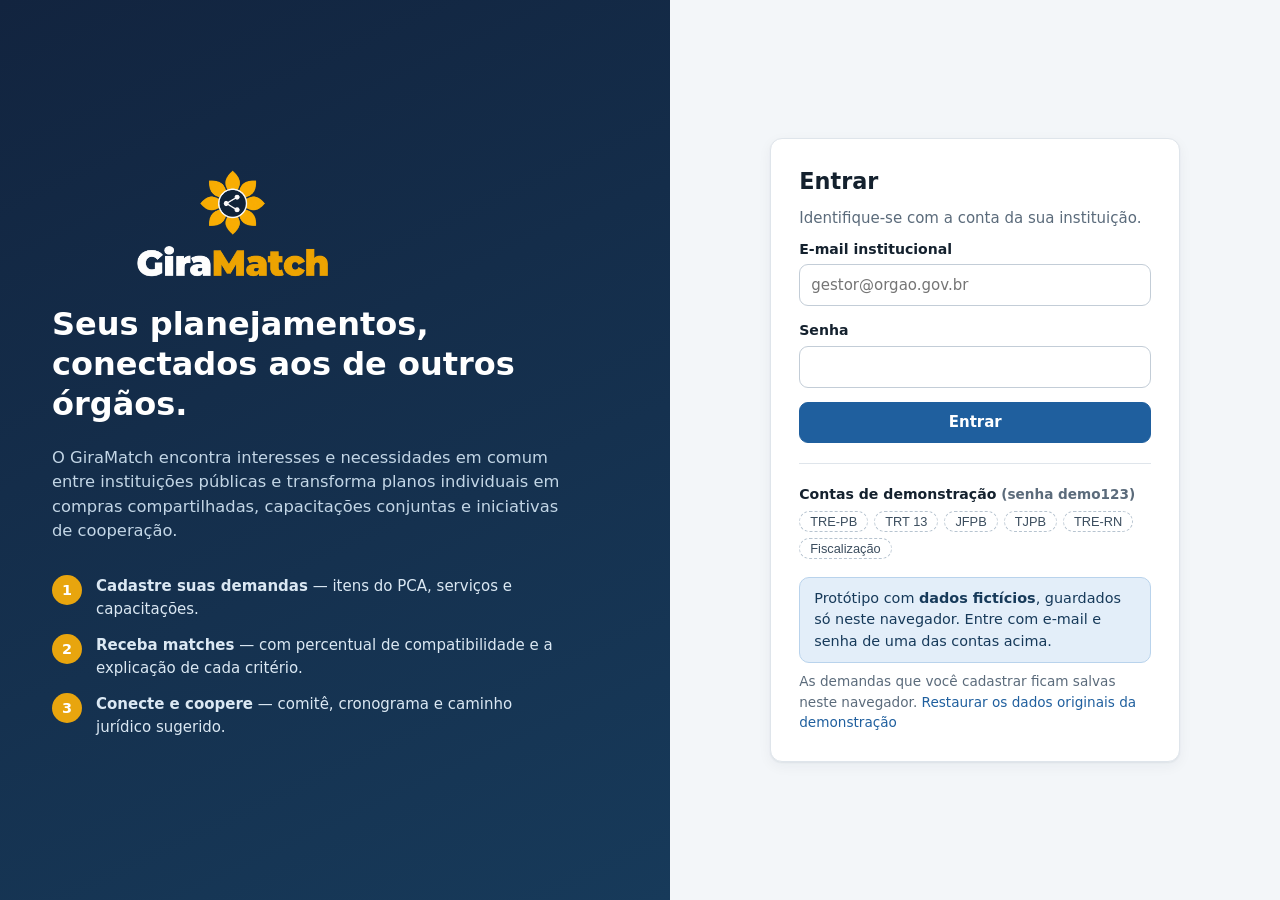
<file: GiraMatch/frontend/index.html>
<!DOCTYPE html>
<html lang="pt-BR">
<head>
  <meta charset="UTF-8">
  <meta name="viewport" content="width=device-width, initial-scale=1.0">
  <title>Entrar — GiraMatch</title>
  <link rel="icon" type="image/png" href="logo-giramatch.png">
  <link rel="stylesheet" href="stylo.css">
</head>
<body>
<div class="login">
  <section class="login-hero">
    <div class="logo-box grande"><img src="logo-giramatch-claro.png" alt="GiraMatch"></div>
    <h1>Seus planejamentos, conectados aos de outros órgãos.</h1>
    <p>O GiraMatch encontra interesses e necessidades em comum entre instituições públicas e transforma planos individuais em compras compartilhadas, capacitações conjuntas e iniciativas de cooperação.</p>
    <ol class="passos">
      <li><b>1</b><span><strong>Cadastre suas demandas</strong> — itens do PCA, serviços e capacitações.</span></li>
      <li><b>2</b><span><strong>Receba matches</strong> — com percentual de compatibilidade e a explicação de cada critério.</span></li>
      <li><b>3</b><span><strong>Conecte e coopere</strong> — comitê, cronograma e caminho jurídico sugerido.</span></li>
    </ol>
  </section>

  <section class="login-form">
    <form class="card" id="form" novalidate>
      <h2 style="font-size:1.4rem">Entrar</h2>
      <p class="muted">Identifique-se com a conta da sua instituição.</p>
      <div id="aviso"></div>
      <div class="field"><label for="email">E-mail institucional</label>
        <input id="email" type="email" autocomplete="username" placeholder="gestor@orgao.gov.br" required></div>
      <div class="field"><label for="senha">Senha</label>
        <input id="senha" type="password" autocomplete="current-password" required></div>
      <button class="btn btn-primary" style="width:100%" id="entrar" type="submit">Entrar</button>

      <hr style="border:0;border-top:1px solid var(--line);margin:20px 0">
      <div class="lbl">Contas de demonstração <span class="muted small">(senha demo123)</span></div>
      <div class="demo-contas" id="contas"></div>

      <div id="bloco-demo" style="margin-top:18px">
        <div class="alert a-info"><div>Protótipo com <strong>dados fictícios</strong>, guardados só neste navegador. Entre com e-mail e senha de uma das contas acima.</div></div>
        <p class="small muted" style="margin:8px 0 0">As demandas que você cadastrar ficam salvas neste navegador. <a href="#" id="restaurar-demo">Restaurar os dados originais da demonstração</a></p>
      </div>

      <div class="status-api hidden" id="status"><i></i><span>Verificando API…</span></div>
      <details class="small muted hidden" id="det-api" style="margin-top:8px"><summary style="cursor:pointer">Endereço da API</summary>
        <div class="row" style="margin-top:8px"><input id="api-url" aria-label="Endereço da API"><button class="btn btn-sm" type="button" id="salvar-api">Salvar</button></div>
      </details>
    </form>
  </section>
</div>
<div id="app" hidden></div>

<script src="app.js"></script>
<script>
  const destino = (u) => (u && u.perfil === 'fiscal' ? 'acompanhamento.html' : 'dashboard.html');
  if (GM.sessao()) location.replace(destino(GM.sessao().usuario));

  const $ = (id) => document.getElementById(id);
  const CONTAS = [['TRE-PB', 'trepb'], ['TRT 13', 'trt13'], ['JFPB', 'jfpb'], ['TJPB', 'tjpb'], ['TRE-RN', 'trern'], ['Fiscalização', 'fiscal']];
  const EMAIL_FISCAL = 'fiscal@giramatch.demo';
  $('contas').innerHTML = CONTAS.map(([s, k]) => `<button type="button" class="chip sug" data-k="${k}">${s}</button>`).join('');
  $('contas').onclick = (e) => {
    const b = e.target.closest('[data-k]'); if (!b) return;
    $('email').value = b.dataset.k === 'fiscal' ? EMAIL_FISCAL : `gestor@${b.dataset.k}.giramatch.demo`; $('senha').value = 'demo123'; $('senha').focus();
  };

  $('api-url').value = GM.API;
  $('salvar-api').onclick = () => { try { localStorage.setItem('gm_api', $('api-url').value.trim().replace(/\/$/, '')); } catch {} location.reload(); };

  if (new URLSearchParams(location.search).get('expirou')) $('aviso').innerHTML = '<div class="alert a-warn" role="alert">Sua sessão expirou. Entre novamente.</div>';

  // Só mostra o estado da API quando ela responde; caso contrário o site segue em modo demonstração, sem alarde.
  (async () => {
    if (!GM.API) return;
    try {
      const ctrl = new AbortController(); setTimeout(() => ctrl.abort(), 2500);
      const j = await (await fetch(GM.API + '/api/health', { signal: ctrl.signal })).json();
      if (j.status !== 'ok') return;
      $('status').className = 'status-api on';
      $('status').querySelector('span').textContent = `API conectada em ${GM.API}`;
      $('det-api').classList.remove('hidden');
    } catch { /* sem API: modo demonstração */ }
  })();

  const entrarDemo = (usuario) => {
    GM.Demo.iniciar();
    const u = usuario || { id: 1, nome: 'Gestor(a) TRE-PB', email: 'gestor@trepb.giramatch.demo', perfil: 'gestor' };
    GM.salvarSessao({ token: 'demo', demo: true, usuario: u, orgao: u.perfil === 'fiscal' ? GM.Demo.FISCAL : GM.Demo.ORG['TRE-PB'] });
    location.href = destino(u);
  };
  // Contas fictícias do protótipo (sem servidor). Não use senhas reais aqui: este código é público.
  const CONTAS_EXTRAS = { 'teste@tjpb.giramatch.demo': { senha: 'Tjpb@2027x', nome: 'Teste' } };
  const contaDemo = (email, senha) => {
    if (email.toLowerCase() === EMAIL_FISCAL) return senha === 'demo123' ? { id: 99, nome: 'Fiscal das Contratações', email: EMAIL_FISCAL, perfil: 'fiscal' } : false;
    const extra = CONTAS_EXTRAS[email.toLowerCase()];
    if (extra) return senha === extra.senha ? { id: 1, nome: extra.nome, email: email.toLowerCase(), perfil: 'gestor' } : false;
    return /^gestor@(trepb|trt13|jfpb|tjpb|trern)\.giramatch\.demo$/i.test(email) && senha === 'demo123';
  };

  $('form').onsubmit = async (e) => {
    e.preventDefault();
    const email = $('email').value.trim(), senha = $('senha').value;
    if (!email || !senha) { $('aviso').innerHTML = '<div class="alert a-bad" role="alert">Informe e-mail e senha.</div>'; return; }
    $('entrar').disabled = true; $('entrar').textContent = 'Entrando…';
    if (!GM.API) {   // site sem servidor: valida só as contas fictícias
      { const c = contaDemo(email, senha); if (c) return entrarDemo(c === true ? undefined : c); }
      $('aviso').innerHTML = '<div class="alert a-bad" role="alert">E-mail ou senha incorretos. Use uma das contas de demonstração (senha demo123).</div>';
      $('entrar').disabled = false; $('entrar').textContent = 'Entrar';
      return;
    }
    try {
      const r = await GM.api('POST', '/api/auth/login', { email, senha });
      GM.salvarSessao({ token: r.token, usuario: r.usuario, orgao: r.orgao, demo: false });
      location.href = destino(r.usuario);
    } catch (err) {
      { const c = err.rede && contaDemo(email, senha); if (c) return entrarDemo(c === true ? undefined : c); }   // servidor fora do ar: conta de demonstração entra no modo demonstração (simulado, etiqueta visível)
      $('aviso').innerHTML = `<div class="alert a-bad" role="alert">${GM.esc(err.rede ? 'Servidor indisponível. Use uma conta de demonstração (senha demo123).' : err.message)}</div>`;
      $('entrar').disabled = false; $('entrar').textContent = 'Entrar';
    }
  };

  $('restaurar-demo').onclick = (e) => {
    e.preventDefault();
    if (confirm('Apagar as demandas, conexões e mensagens criadas neste navegador e voltar aos dados originais da demonstração?')) {
      GM.Demo.reiniciar();
      $('aviso').innerHTML = '<div class="alert a-info" role="status">Dados da demonstração restaurados.</div>';
    }
  };
</script>
</body>
</html>
</file>
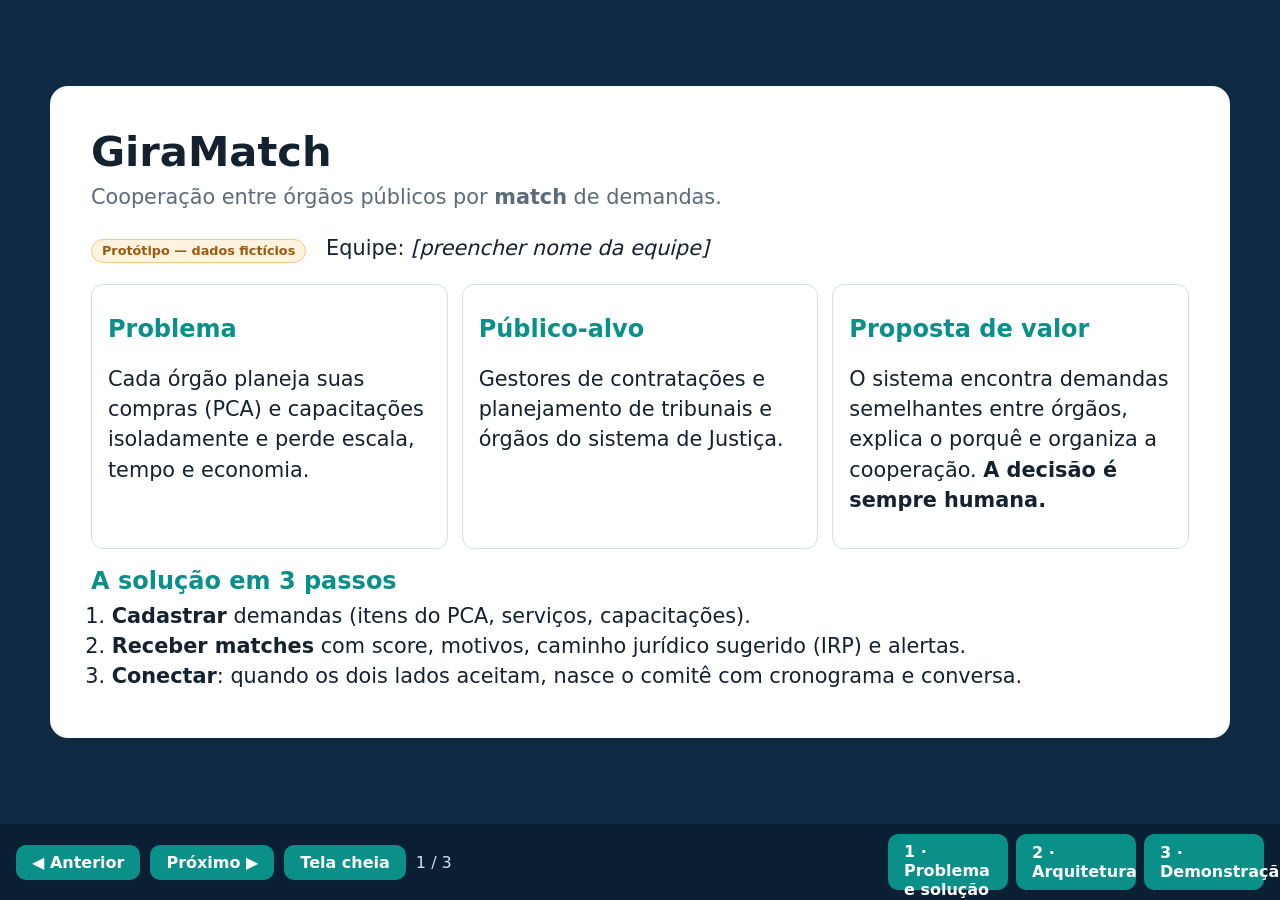
<file: GiraMatch/docs/apresentacao.html>
<!DOCTYPE html>
<html lang="pt-BR">
<head>
<meta charset="UTF-8">
<meta name="viewport" content="width=device-width, initial-scale=1">
<title>GiraMatch — Apresentação</title>
<style>
  :root { --bg:#0f2a43; --card:#ffffff; --ink:#14212e; --muted:#5b6b7a; --teal:#0b8f89; --amber:#d9822b; --line:#d7e0e8; }
  * { box-sizing: border-box; }
  html, body { height: 100%; margin: 0; background: var(--bg); font-family: system-ui, "Segoe UI", Roboto, sans-serif; color: var(--ink); }
  body { display: flex; flex-direction: column; }
  .palco { flex: 1; min-height: 0; display: flex; align-items: center; justify-content: center; padding: 16px; }
  .slide { display: none; width: 100%; max-width: 1180px; max-height: 100%; overflow: auto; background: var(--card); border-radius: 18px; padding: clamp(18px, 3.2vw, 44px); }
  .slide.ativo { display: block; }
  h1 { font-size: clamp(1.6rem, 3.4vw, 2.6rem); margin: 0 0 6px; }
  h2 { font-size: clamp(1.15rem, 2vw, 1.5rem); margin: 18px 0 6px; color: var(--teal); }
  p, li { font-size: clamp(1rem, 1.7vw, 1.3rem); line-height: 1.45; }
  ul, ol { margin: 6px 0; padding-left: 1.3em; }
  .sub { color: var(--muted); margin: 0 0 12px; }
  .grade { display: grid; grid-template-columns: repeat(auto-fit, minmax(260px, 1fr)); gap: 14px; }
  .caixa { border: 1px solid var(--line); border-radius: 12px; padding: 12px 16px; }
  .selo { display: inline-block; font-size: .8rem; font-weight: 700; padding: 2px 10px; border-radius: 99px; background: #fff3e0; color: #9a5a10; border: 1px solid #f0c98f; }
  .real { background: #e0f4f2; color: #07625e; border-color: #a6dcd7; }
  .aviso { background: #fff3e0; border: 1px solid #f0c98f; border-radius: 10px; padding: 10px 14px; font-size: 1rem; }
  svg { width: 100%; height: auto; }
  code { background: #eef3f7; padding: 1px 6px; border-radius: 6px; font-size: .95em; }
  a { color: #0a6f6a; }
  .barra { display: flex; gap: 10px; align-items: center; padding: 10px 16px; background: #0a1f33; flex-wrap: wrap; }
  .barra button { background: var(--teal); color: #fff; border: 0; border-radius: 10px; padding: 8px 16px; font: inherit; font-weight: 700; cursor: pointer; }
  .barra button:focus-visible, .mini:focus-visible { outline: 3px solid #ffd27a; outline-offset: 2px; }
  .barra .cont { color: #cfe0ee; margin-right: auto; }
  .minis { display: flex; gap: 8px; }
  .mini { width: 120px; height: 56px; border-radius: 8px; border: 2px solid transparent; background: #1c4468; color: #fff; font-size: .78rem; padding: 6px; text-align: left; cursor: pointer; }
  .mini.ativo { border-color: #ffd27a; }
  @media print { .barra { display: none; } .slide { display: block !important; page-break-after: always; } }
</style>
</head>
<body>
<div class="palco">

<!-- SLIDE 1 -->
<section class="slide ativo" aria-label="Slide 1: problema e solução">
  <h1>GiraMatch</h1>
  <p class="sub">Cooperação entre órgãos públicos por <strong>match</strong> de demandas.</p>
  <p><span class="selo">Protótipo — dados fictícios</span> &nbsp; Equipe: <em>[preencher nome da equipe]</em></p>
  <div class="grade">
    <div class="caixa"><h2>Problema</h2><p>Cada órgão planeja suas compras (PCA) e capacitações isoladamente e perde escala, tempo e economia.</p></div>
    <div class="caixa"><h2>Público-alvo</h2><p>Gestores de contratações e planejamento de tribunais e órgãos do sistema de Justiça.</p></div>
    <div class="caixa"><h2>Proposta de valor</h2><p>O sistema encontra demandas semelhantes entre órgãos, explica o porquê e organiza a cooperação. <strong>A decisão é sempre humana.</strong></p></div>
  </div>
  <h2>A solução em 3 passos</h2>
  <ol>
    <li><strong>Cadastrar</strong> demandas (itens do PCA, serviços, capacitações).</li>
    <li><strong>Receber matches</strong> com score, motivos, caminho jurídico sugerido (IRP) e alertas.</li>
    <li><strong>Conectar</strong>: quando os dois lados aceitam, nasce o comitê com cronograma e conversa.</li>
  </ol>
</section>

<!-- SLIDE 2 -->
<section class="slide" aria-label="Slide 2: arquitetura">
  <h1>Arquitetura e fluxo</h1>
  <p class="sub">Diagrama da arquitetura implementada (fonte editável: <code>docs/especificacao/ARQUITETURA.mmd</code>).</p>
  <svg viewBox="0 0 900 300" role="img" aria-label="Navegador chama a API Python, que usa o banco de dados; modo demonstração simulado no navegador; PNCP e SSO apenas planejados">
    <defs><marker id="s" markerWidth="10" markerHeight="10" refX="9" refY="5" orient="auto"><path d="M0 0L10 5L0 10z" fill="#33516b"/></marker></defs>
    <rect x="10" y="30" width="250" height="170" rx="14" fill="#e8f3f2" stroke="#0b8f89" stroke-width="2"/>
    <text x="30" y="58" font-size="18" font-weight="700">Navegador</text>
    <text x="30" y="84" font-size="14">HTML/CSS/JS puro</text>
    <text x="30" y="104" font-size="14">login · demandas · matches</text>
    <text x="30" y="124" font-size="14">convites · comitê · chat</text>
    <rect x="28" y="144" width="214" height="40" rx="8" fill="#fff3e0" stroke="#d9822b" stroke-dasharray="5 4"/>
    <text x="38" y="169" font-size="13">Modo demonstração (SIMULADO)</text>
    <rect x="340" y="30" width="270" height="170" rx="14" fill="#eef1fb" stroke="#4a5fc1" stroke-width="2"/>
    <text x="360" y="58" font-size="18" font-weight="700">API Python (REAL)</text>
    <text x="360" y="84" font-size="14">Rotas REST /api/*</text>
    <text x="360" y="104" font-size="14">Login por token (PBKDF2)</text>
    <text x="360" y="124" font-size="14">Motor de match explicável</text>
    <text x="360" y="144" font-size="14">score ≥ 60 · sigilo de valores</text>
    <ellipse cx="780" cy="115" rx="100" ry="62" fill="#f4efe6" stroke="#8a6d3b" stroke-width="2"/>
    <text x="780" y="104" font-size="16" font-weight="700" text-anchor="middle">Banco</text>
    <text x="780" y="124" font-size="13" text-anchor="middle">PostgreSQL (produção)</text>
    <text x="780" y="142" font-size="13" text-anchor="middle">SQLite (dev/testes)</text>
    <line x1="260" y1="100" x2="338" y2="100" stroke="#33516b" stroke-width="2.5" marker-end="url(#s)"/>
    <line x1="610" y1="115" x2="676" y2="115" stroke="#33516b" stroke-width="2.5" marker-end="url(#s)"/>
    <text x="299" y="90" font-size="12" text-anchor="middle">JSON</text>
    <rect x="340" y="235" width="270" height="48" rx="10" fill="none" stroke="#999" stroke-dasharray="5 4"/>
    <text x="475" y="264" font-size="13" text-anchor="middle" fill="#666">PNCP · SSO · IA semântica (APENAS PLANEJADO)</text>
  </svg>
  <div class="grade">
    <div class="caixa"><h2>Componentes</h2><ul><li><span class="selo real">REAL</span> API + banco</li><li><span class="selo">SIMULADO</span> modo demonstração (navegador)</li><li><span class="selo">PLANEJADO</span> PNCP, SSO, IA</li></ul></div>
    <div class="caixa"><h2>Fluxo principal</h2><ol><li>Órgão A cadastra demanda</li><li>Motor sugere match ao A e ao B</li><li>Os dois clicam em Conectar</li><li>Comitê: cronograma + conversa</li></ol></div>
  </div>
</section>

<!-- SLIDE 3 -->
<section class="slide" aria-label="Slide 3: demonstração">
  <h1>Demonstração (≈ 5 min)</h1>
  <div class="aviso"><strong>Elementos simulados:</strong> todos os dados são fictícios e a economia é ilustrativa. O <em>modo demonstração</em> é simulado no navegador. Sem a API publicada não há conversa entre órgãos.</div>
  <div class="grade">
    <div class="caixa"><h2>Roteiro</h2><ol>
      <li>Entrar como TRE-PB (navegador A) e como TJPB (navegador B).</li>
      <li>TRE-PB abre o feed e vê um match com score e motivos.</li>
      <li>TRE-PB conecta; TJPB aceita; o comitê abre.</li>
      <li>Trocar uma mensagem entre os dois (aparece em até 5 s).</li>
      <li>Fechar: decisão sempre humana.</li></ol></div>
    <div class="caixa"><h2>Como executar</h2>
      <p>Contas de teste: <code>gestor@trepb.giramatch.demo</code>, <code>gestor@tjpb.giramatch.demo</code> (senha <code>demo123</code>).</p>
      <p>Local: <code>python -m giramatch demo</code> e <code>python -m giramatch servir</code> (pasta <code>giramatch-backend/giramatch-backend</code>), depois abrir <a href="../index.html">index.html</a>.</p>
      <p>Publicado: <em>[colar a URL do site]</em></p></div>
    <div class="caixa"><h2>Capturas das telas</h2><p>Nenhuma captura real foi feita nesta sessão. Inclua as capturas do dashboard, do match e do comitê antes de apresentar.</p></div>
  </div>
  <p class="sub">Testes: 28 passed (SQLite). Login com limite de tentativas e erro 503 se o banco cair. PostgreSQL e deploy: <strong>não verificados</strong>.</p>
</section>

</div>

<nav class="barra" aria-label="Navegação da apresentação">
  <button id="ant" type="button">◀ Anterior</button>
  <button id="prox" type="button">Próximo ▶</button>
  <button id="tela" type="button">Tela cheia</button>
  <span class="cont" id="cont" aria-live="polite">1 / 3</span>
  <div class="minis" id="minis"></div>
</nav>

<script>
(() => {
  const slides = [...document.querySelectorAll('.slide')];
  const titulos = ['1 · Problema e solução', '2 · Arquitetura', '3 · Demonstração'];
  let i = 0;
  const minis = document.getElementById('minis');
  slides.forEach((_, n) => {
    const b = document.createElement('button');
    b.className = 'mini'; b.type = 'button'; b.textContent = titulos[n];
    b.setAttribute('aria-label', 'Ir para o slide ' + (n + 1));
    b.onclick = () => ir(n);
    minis.appendChild(b);
  });
  function ir(n) {
    i = Math.max(0, Math.min(slides.length - 1, n));
    slides.forEach((s, k) => s.classList.toggle('ativo', k === i));
    [...minis.children].forEach((m, k) => m.classList.toggle('ativo', k === i));
    document.getElementById('cont').textContent = (i + 1) + ' / ' + slides.length;
  }
  document.getElementById('ant').onclick = () => ir(i - 1);
  document.getElementById('prox').onclick = () => ir(i + 1);
  document.getElementById('tela').onclick = () => {
    try { document.fullscreenElement ? document.exitFullscreen() : document.documentElement.requestFullscreen(); } catch (e) { /* sem suporte */ }
  };
  document.addEventListener('keydown', (e) => {
    if (['ArrowRight', 'PageDown', ' '].includes(e.key)) { e.preventDefault(); ir(i + 1); }
    else if (['ArrowLeft', 'PageUp'].includes(e.key)) { e.preventDefault(); ir(i - 1); }
    else if (e.key === 'Home') ir(0);
    else if (e.key === 'End') ir(slides.length - 1);
    else if (e.key === 'f' || e.key === 'F') document.getElementById('tela').click();
  });
  ir(0);
})();
</script>
</body>
</html>
</file>
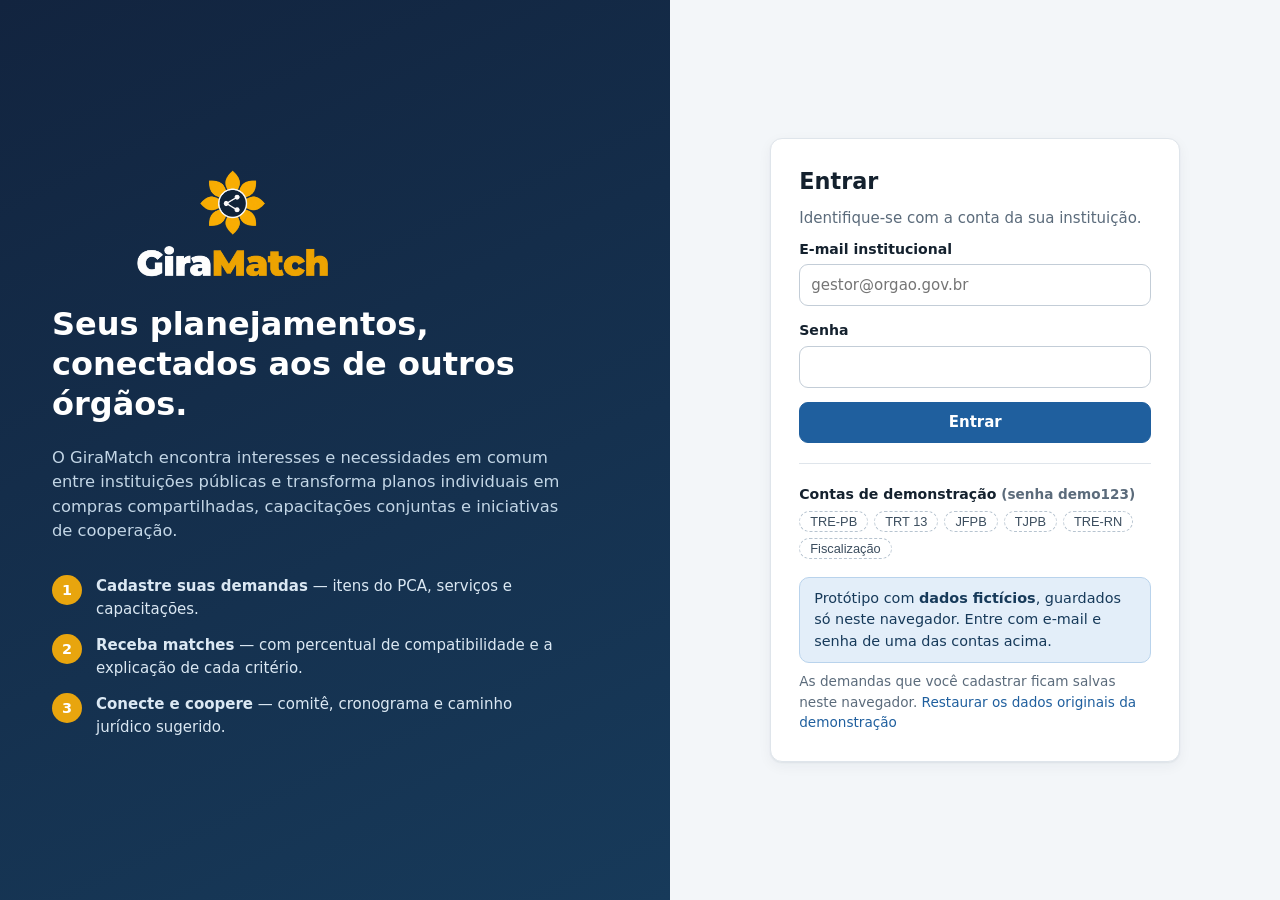
<file: GiraMatch/frontend/acompanhamento.html>
<!DOCTYPE html>
<html lang="pt-BR">
<head>
  <meta charset="UTF-8">
  <meta name="viewport" content="width=device-width, initial-scale=1.0">
  <title>Acompanhamento — GiraMatch</title>
  <link rel="icon" type="image/png" href="logo-giramatch.png">
  <link rel="stylesheet" href="stylo.css">
</head>
<body>
<div id="app"></div>
<script src="app.js"></script>
<script>
GM.pagina('acomp', 'Acompanhamento da iniciativa', async (main, sessao) => {
  const esc = GM.esc;
  const { comites } = await GM.api('GET', '/api/comites');
  if (!comites.length) {
    main.innerHTML = sessao.usuario.perfil === 'fiscal'
      ? GM.vazio('Nenhuma iniciativa para fiscalizar', 'Quando dois órgãos conectarem um match, a iniciativa aparece aqui.', '')
      : GM.vazio('Nenhuma iniciativa em andamento', 'Quando um match for conectado, o acompanhamento aparece aqui.', '<a class="btn btn-primary" href="convites.html">Ver convites</a>');
    return;
  }
  const id = +(GM.param('id') || comites[0].id);
  const TIPOS_DOC = ['ETP', 'Termo de referência', 'IRP', 'Edital', 'Ata de registro de preços', 'Acordo de cooperação', 'Parecer jurídico', 'Outro'];

  const desenhar = async () => {
    const c = (await GM.api('GET', `/api/comites/${id}`)).comite;
    const decs = GM.local.ler('dec', id), docs = GM.local.ler('doc', id);
    const feitas = c.tarefas.filter((t) => t.concluida).length;
    const pct = Math.round(feitas / c.tarefas.length * 100);
    const hoje = GM.hoje();
    const contrato = GM.contrato(c.data_fim_contrato);
    const fiscal = sessao.usuario.perfil === 'fiscal', dis = fiscal ? 'disabled' : '';
    const ocs = (await GM.api('GET', `/api/ocorrencias?comite_id=${id}`)).ocorrencias;
    const ocPorTarefa = {};
    ocs.filter((o) => o.status !== 'resolvida' && o.tarefa_id).forEach((o) => { ocPorTarefa[o.tarefa_id] = (ocPorTarefa[o.tarefa_id] || 0) + 1; });
    const nomeOrg = (oid) => { const o = c.membros.find((x) => x.id === oid); return o ? o.sigla : 'Todos'; };

    const evolucao = [
      { em: c.criado_em, tipo: '', rot: `Comitê criado entre ${c.membros.map((o) => esc(o.sigla)).join(' e ')}` },
      ...decs.map((d) => ({ em: d.em, tipo: 'tipo-dec', rot: `<strong>Decisão:</strong> ${esc(d.texto)} <span class="muted">(${esc(d.autor)})</span>` })),
      ...docs.map((d) => ({ em: d.em, tipo: 'tipo-doc', rot: `<strong>Documento:</strong> ${esc(d.tipo)} — ${d.link ? `<a href="${esc(d.link)}" target="_blank" rel="noopener noreferrer">${esc(d.nome)}</a>` : esc(d.nome)}` })),
      ...c.mensagens.map((m) => ({ em: m.enviada_em, tipo: '', rot: `<span class="muted">Mensagem de ${esc(m.orgao)}:</span> ${esc(m.texto.length > 90 ? m.texto.slice(0, 90) + '…' : m.texto)}` })),
    ].sort((a, b) => String(b.em).localeCompare(String(a.em)));

    const outro = c.membros.find((o) => o.sigla !== sessao.orgao.sigla) || c.membros[0];
    const exemplo = [
      { autor: 'Equipe técnica', orgao: outro.sigla, quando: 'exemplo', texto: 'Bom dia! Vimos a compatibilidade entre as demandas. Podemos alinhar o escopo do ETP esta semana?' },
      { autor: 'Equipe técnica', orgao: sessao.orgao.sigla, quando: 'exemplo', texto: 'Podemos sim. Sugerimos quinta-feira às 14h por videoconferência.' },
      { autor: 'Equipe técnica', orgao: outro.sigla, quando: 'exemplo', texto: 'Combinado. Vou registrar o documento no SEI e compartilhar o link aqui.' },
    ];
    const msgs = c.mensagens.length ? c.mensagens.map((m) => ({ autor: m.autor, orgao: m.orgao, quando: GM.data(m.enviada_em), texto: m.texto })) : exemplo;

    main.innerHTML = `
      <div class="page-head"><div><h1>${esc(c.nome.replace('Comitê de cooperação — ', ''))}</h1>
        <p>${c.membros.map((o) => esc(o.sigla)).join(' × ')} · <a href="comite.html?id=${c.id}">Abrir comitê</a></p></div>
        ${comites.length > 1 ? `<select id="troca" class="right" style="max-width:280px" aria-label="Trocar de iniciativa">${comites.map((x) => `<option value="${x.id}" ${x.id === id ? 'selected' : ''}>${esc(x.nome.replace('Comitê de cooperação — ', ''))}</option>`).join('')}</select>` : ''}</div>

      <div class="card" style="margin-bottom:16px"><div class="progresso"><div class="bar ok"><i style="width:${pct}%"></i></div><strong>${pct}%</strong></div>
        <p class="muted small" style="margin:6px 0 0">${feitas} de ${c.tarefas.length} etapas concluídas.</p></div>

      <div class="grid g-main">
        <div class="stack">
          <section class="card" id="contrato" tabindex="-1"><h2>Data fim do contrato</h2>
            <div class="row" style="align-items:flex-end">
              <div class="field" style="margin:0"><label for="fim-contrato">Informe quando o contrato termina</label>
                <input type="date" id="fim-contrato" value="${esc(c.data_fim_contrato || '')}" ${dis}></div>
              ${c.data_fim_contrato && !fiscal ? '<button class="btn btn-sm btn-ghost" id="fim-limpar" type="button">Limpar data</button>' : ''}</div>
            ${contrato ? `<div class="alert ${contrato.cls}" role="${contrato.nivel === 'critico' ? 'alert' : 'status'}" style="margin-top:12px"><div><strong>${contrato.rot}.</strong> ${esc(contrato.texto)}</div></div>`
              : '<p class="muted small" style="margin-bottom:0">Sem data informada. Com ela, o GiraMatch avisa 60 dias antes (alerta) e 30 dias antes (alerta crítico), aqui e no sininho do topo.</p>'}
          </section>

          <section class="card"><h2>Cronograma</h2>
            ${c.tarefas.map((t) => { const atraso = !t.concluida && t.prazo < hoje; return `
              <div class="tarefa ${t.concluida ? 'feita' : ''}"><input type="checkbox" data-t="${t.id}" ${t.concluida ? 'checked' : ''} ${dis} aria-label="Concluir: ${esc(t.titulo)}">
                <div style="flex:1"><div class="t">${t.ordem}. ${esc(t.titulo)}</div>
                  <div class="row small muted">Responsável: ${esc(nomeOrg(t.responsavel_orgao_id))}
                    <label class="row" style="gap:6px">· prazo <input type="date" data-p="${t.id}" value="${esc(t.prazo || '')}" ${dis}></label>
                    ${atraso ? '<span class="badge b-bad">Atrasada</span>' : ''}
                    ${ocPorTarefa[t.id] ? `<a class="badge b-bad" href="#ocorrencias" title="Ocorrências em aberto nesta etapa">⚑ ${ocPorTarefa[t.id]} ocorrência(s)</a>` : ''}
                    ${fiscal ? `<button class="btn btn-sm btn-ghost" data-oc-nova="${t.id}" type="button">Registrar ocorrência</button>` : ''}</div></div></div>`; }).join('')}</section>

          <section class="card" id="ocorrencias" tabindex="-1"><div class="row"><h2 style="margin:0">Ocorrências da fiscalização</h2>
            ${fiscal ? '<button class="btn btn-sm btn-primary right" id="oc-nova" type="button">Registrar ocorrência</button>' : ''}</div>
            <p class="muted small">${fiscal ? 'Registre inconsistências, falhas, falta de informação ou intercorrências. Os dois tribunais são avisados e respondem aqui.' : 'Apontamentos da fiscalização sobre esta iniciativa. Responda para que a fiscalização possa conferir e encerrar.'}</p>
            ${ocs.length ? ocs.map((o) => GM.cartaoOcorrencia(o, fiscal)).join('') : '<p class="muted small">Nenhuma ocorrência registrada.</p>'}</section>

          <section class="card" data-gestor><h2>Registro de decisões</h2>
            <form id="f-dec" class="row" style="align-items:flex-start"><textarea id="d-texto" style="min-height:64px;flex:1;min-width:220px" placeholder="Ex.: Definido que o TRE-PB será o órgão gerenciador da IRP." aria-label="Decisão"></textarea>
              <button class="btn btn-primary" type="submit">Registrar</button></form>
            <ul class="ul-plain" style="margin-top:12px">${decs.length ? decs.map((d, i) => `<li>${esc(d.texto)}<br><span class="muted small">${GM.data(d.em)} · ${esc(d.autor)} <button class="btn btn-sm btn-ghost" data-rd="${i}" type="button">remover</button></span></li>`).join('') : '<li class="muted">Nenhuma decisão registrada.</li>'}</ul></section>

          <section class="card" data-gestor><h2>Documentos</h2>
            <form id="f-doc" class="form-grid">
              <div class="field"><label class="req" for="doc-nome">Nome do documento</label><input id="doc-nome" required></div>
              <div class="field"><label for="doc-tipo">Tipo</label><select id="doc-tipo">${TIPOS_DOC.map((t) => `<option>${t}</option>`).join('')}</select></div>
              <div class="field full"><label for="doc-link">Link (SEI, PNCP, nuvem institucional)</label><input id="doc-link" type="url" placeholder="https://"></div>
              <div class="full"><button class="btn btn-primary" type="submit">Registrar documento</button></div></form>
            <ul class="ul-plain" style="margin-top:12px">${docs.length ? docs.map((d, i) => `<li><strong>${esc(d.tipo)}</strong> — ${d.link ? `<a href="${esc(d.link)}" target="_blank" rel="noopener noreferrer">${esc(d.nome)}</a>` : esc(d.nome)}<br><span class="muted small">${GM.data(d.em)} · ${esc(d.autor)} <button class="btn btn-sm btn-ghost" data-rdoc="${i}" type="button">remover</button></span></li>`).join('') : '<li class="muted">Nenhum documento registrado.</li>'}</ul>
            <p class="small muted">ℹ️ Registro de decisões e documentos fica salvo só neste navegador por enquanto; o backend ainda não possui essas tabelas.</p></section>

          <section class="card"><h2>Canal de conversa</h2>
            <p class="muted small" style="margin-top:0">Conversa entre as equipes do comitê${c.mensagens.length ? '' : ' — exemplo de como ficará após a conexão'}.</p>
            <div class="chat" id="chat">${msgs.map((m) => `<div class="msg ${m.orgao === sessao.orgao.sigla ? 'minha' : ''}"><div class="quem">${esc(m.autor)} · ${esc(m.orgao)} · ${esc(m.quando)}</div>${esc(m.texto)}</div>`).join('')}</div>
            <form class="chat-form" id="f-msg" data-gestor><input id="msg" placeholder="Escreva uma mensagem…" maxlength="4000" aria-label="Mensagem"><button class="btn btn-primary" type="submit">Enviar</button></form></section>
        </div>

        <aside class="card"><h2>Evolução da iniciativa</h2><ul class="timeline">${evolucao.map((e) => `<li class="${e.tipo}"><div class="quando">${GM.data(e.em)}</div>${e.rot}</li>`).join('')}</ul></aside>
      </div>`;

    const salvarFim = async (valor) => {
      try { await GM.api('PATCH', `/api/comites/${id}`, { data_fim_contrato: valor || null }); GM.toast(valor ? 'Data fim do contrato salva.' : 'Data removida.', 'ok'); await desenhar(); GM.atualizarSino(); }
      catch (e) { GM.toast(e.message, 'erro'); }
    };
    document.getElementById('fim-contrato').onchange = (e) => salvarFim(e.target.value);
    const lim = document.getElementById('fim-limpar'); if (lim) lim.onclick = () => salvarFim('');
    const registrar = async (tarefaId) => { if (await GM.novaOcorrencia(id, c.tarefas, tarefaId)) { GM.toast('Ocorrência registrada. Os tribunais foram avisados.', 'ok'); await desenhar(); GM.atualizarSino(); } };
    main.querySelectorAll('[data-oc-nova]').forEach((b) => b.onclick = () => registrar(+b.dataset.ocNova));
    const ocNova = document.getElementById('oc-nova'); if (ocNova) ocNova.onclick = () => registrar(null);
    const t = document.getElementById('troca'); if (t) t.onchange = () => { location.href = `acompanhamento.html?id=${t.value}`; };
    main.querySelectorAll('[data-t]').forEach((cb) => cb.onchange = async () => {
      const tr = c.tarefas.find((x) => x.id === +cb.dataset.t);
      try { await GM.api('PATCH', `/api/comites/${id}/tarefas/${tr.id}`, { concluida: cb.checked, prazo: tr.prazo }); await desenhar(); } catch (e) { GM.toast(e.message, 'erro'); cb.checked = !cb.checked; }
    });
    main.querySelectorAll('[data-p]').forEach((inp) => inp.onchange = async () => {
      const tr = c.tarefas.find((x) => x.id === +inp.dataset.p);
      try { await GM.api('PATCH', `/api/comites/${id}/tarefas/${tr.id}`, { concluida: tr.concluida, prazo: inp.value }); GM.toast('Prazo atualizado.', 'ok'); await desenhar(); } catch (e) { GM.toast(e.message, 'erro'); }
    });
    if (fiscal) main.querySelectorAll('[data-gestor]').forEach((el) => el.remove());   // fiscal: somente leitura
    const fdec = document.getElementById('f-dec'); if (fdec) fdec.onsubmit = (e) => { e.preventDefault(); const tx = document.getElementById('d-texto').value.trim(); if (!tx) return; GM.local.adicionar('dec', id, { texto: tx, autor: sessao.orgao.sigla }); desenhar(); };
    const fdoc = document.getElementById('f-doc'); if (fdoc) fdoc.onsubmit = (e) => { e.preventDefault(); const n = document.getElementById('doc-nome').value.trim(); if (!n) return; GM.local.adicionar('doc', id, { nome: n, tipo: document.getElementById('doc-tipo').value, link: /^https?:\/\//i.test(document.getElementById('doc-link').value.trim()) ? document.getElementById('doc-link').value.trim() : '', autor: sessao.orgao.sigla }); desenhar(); };
    const chat = document.getElementById('chat'); chat.scrollTop = chat.scrollHeight;
    const fmsg = document.getElementById('f-msg'); if (fmsg) fmsg.onsubmit = async (e) => {
      e.preventDefault();
      const tx = document.getElementById('msg').value.trim(); if (!tx) return;
      try { await GM.api('POST', `/api/comites/${id}/mensagens`, { texto: tx }); await desenhar(); } catch (err) { GM.toast(err.message, 'erro'); }
    };
    main.querySelectorAll('[data-rd]').forEach((b) => b.onclick = () => { GM.local.remover('dec', id, +b.dataset.rd); desenhar(); });
    main.querySelectorAll('[data-rdoc]').forEach((b) => b.onclick = () => { GM.local.remover('doc', id, +b.dataset.rdoc); desenhar(); });
  };
  GM.ligarOcorrencias(main, async () => { await desenhar(); GM.atualizarSino(); });
  await desenhar();
  if (['#contrato', '#ocorrencias'].includes(location.hash)) { const el = document.getElementById(location.hash.slice(1)); el.scrollIntoView({ block: 'center' }); el.focus({ preventScroll: true }); el.classList.add('destaque'); }
});
</script>
</body>
</html>
</file>
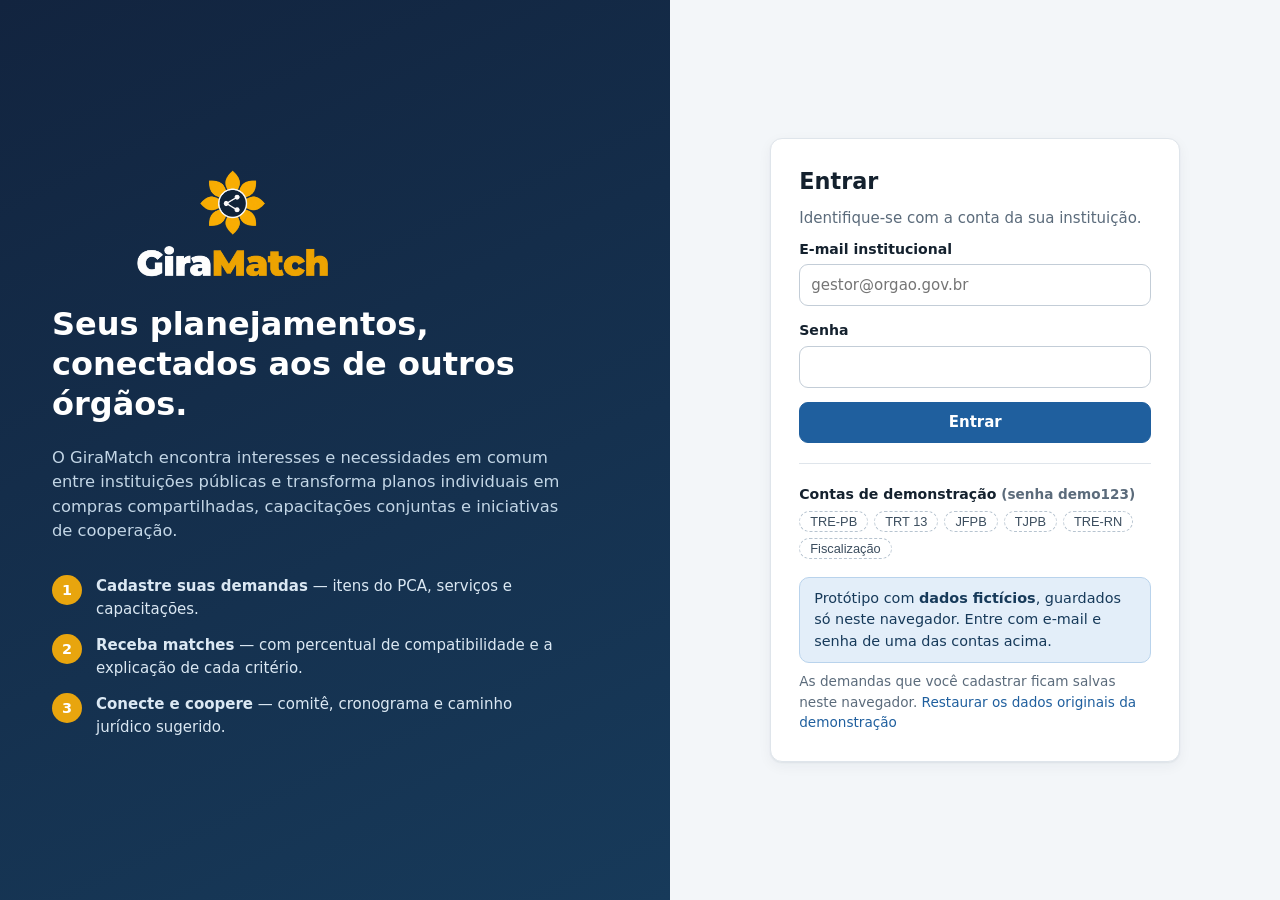
<file: GiraMatch/frontend/comite.html>
<!DOCTYPE html>
<html lang="pt-BR">
<head>
  <meta charset="UTF-8">
  <meta name="viewport" content="width=device-width, initial-scale=1.0">
  <title>Comitês — GiraMatch</title>
  <link rel="icon" type="image/png" href="logo-giramatch.png">
  <link rel="stylesheet" href="stylo.css">
</head>
<body>
<div id="app"></div>
<script src="app.js"></script>
<script>
GM.pagina('comite', 'Comitês de cooperação', async (main, sessao) => {
  const esc = GM.esc;
  const { comites } = await GM.api('GET', '/api/comites');
  if (!comites.length) {
    main.innerHTML = GM.vazio('Nenhum comitê ainda', 'O comitê é criado automaticamente quando os dois órgãos conectam em um match.', '<a class="btn btn-primary" href="convites.html">Ver convites</a>');
    return;
  }
  const id = +(GM.param('id') || comites[0].id);

  let totalMsgs = -1;
  const desenhar = async () => {
    const c = (await GM.api('GET', `/api/comites/${id}`)).comite;
    totalMsgs = c.mensagens.length;
    const reps = GM.local.ler('rep', id);
    const feitas = c.tarefas.filter((t) => t.concluida).length;
    const caminho = c.match.caminho || {};

    main.innerHTML = `
      <div class="page-head"><div><h1>${esc(c.nome.replace('Comitê de cooperação — ', ''))}</h1>
        <p>Comitê criado em ${GM.data(c.criado_em)} · gerenciador sugerido: <strong>${esc(c.gerenciador.sigla)}</strong></p></div>
        <a class="btn btn-primary right" href="acompanhamento.html?id=${c.id}">Acompanhar iniciativa →</a></div>
      <div class="grid g-main">
        <div class="stack">
          <section class="card"><h2>Órgãos participantes</h2>
            <div class="grid g2">${c.membros.map((o) => `<div class="card" style="box-shadow:none"><strong>${esc(o.sigla)}</strong> ${o.id === c.gerenciador.id ? '<span class="badge b-pri">Gerenciador</span>' : '<span class="badge">Participante</span>'}
              <p class="muted small" style="margin:4px 0 0">${esc(o.nome)}<br>${esc(o.municipio)}/${esc(o.uf)} · ${esc(o.esfera)}</p></div>`).join('')}</div></section>

          <section class="card"><h2>Representantes do comitê</h2>
            ${reps.length ? `<div class="tabela-wrap"><table class="resp"><thead><tr><th>Nome</th><th>Órgão</th><th>Papel</th><th>Contato</th><th></th></tr></thead><tbody>
              ${reps.map((r, i) => `<tr><td data-label="Nome"><strong>${esc(r.nome)}</strong><br><span class="muted small">${esc(r.cargo || '')}</span></td><td data-label="Órgão">${esc(r.orgao)}</td><td data-label="Papel">${esc(r.papel)}</td><td data-label="Contato">${esc(r.email || '—')}</td>
                <td class="acoes" data-label=""><button class="btn btn-sm btn-ghost" data-rm="${i}" aria-label="Remover ${esc(r.nome)}" type="button">Remover</button></td></tr>`).join('')}</tbody></table></div>`
              : '<p class="muted">Nenhum representante indicado ainda.</p>'}
            <form id="f-rep" class="form-grid" style="margin-top:14px">
              <div class="field"><label class="req" for="r-nome">Nome</label><input id="r-nome" required></div>
              <div class="field"><label for="r-cargo">Cargo / unidade</label><input id="r-cargo"></div>
              <div class="field"><label class="req" for="r-orgao">Órgão</label><select id="r-orgao">${c.membros.map((o) => `<option ${o.sigla === sessao.orgao.sigla ? 'selected' : ''}>${esc(o.sigla)}</option>`).join('')}</select></div>
              <div class="field"><label for="r-papel">Papel</label><select id="r-papel"><option>Titular</option><option>Suplente</option><option>Assessoria jurídica</option><option>Área técnica</option></select></div>
              <div class="field full"><label for="r-email">E-mail</label><input id="r-email" type="email"></div>
              <div class="full"><button class="btn btn-primary" type="submit">Indicar representante</button></div>
            </form>
            <p class="small muted" style="margin-top:8px">ℹ️ As indicações ficam salvas apenas neste navegador; o backend ainda não tem essa tabela.</p></section>

          <section class="card"><h2>Conversa do comitê</h2>
            <div class="chat" id="chat">${c.mensagens.length ? c.mensagens.map((m) => `<div class="msg ${m.orgao === sessao.orgao.sigla ? 'minha' : ''}"><div class="quem">${esc(m.autor)} · ${esc(m.orgao)} · ${GM.data(m.enviada_em)}</div>${esc(m.texto)}</div>`).join('') : '<p class="muted">Comece a conversa com a outra equipe.</p>'}</div>
            <form class="chat-form" id="f-msg"><input id="msg" placeholder="Escreva uma mensagem…" maxlength="4000" aria-label="Mensagem"><button class="btn btn-primary" type="submit">Enviar</button></form></section>
        </div>

        <aside class="stack">
          <div class="card"><h2>Andamento</h2>
            <div class="progresso"><div class="bar ok"><i style="width:${Math.round(feitas / c.tarefas.length * 100)}%"></i></div><strong>${feitas}/${c.tarefas.length}</strong></div>
            <ul class="ul-plain small" style="margin-top:10px">${c.tarefas.map((t) => `<li>${t.concluida ? '✅' : '⬜'} ${esc(t.titulo)}<br><span class="muted">${GM.data(t.prazo)}</span></li>`).join('')}</ul>
            <a class="btn btn-sm" href="acompanhamento.html?id=${c.id}" style="margin-top:8px">Gerenciar tarefas</a></div>
          <div class="card"><h2>Caminho jurídico</h2><p><strong>${esc(caminho.titulo)}</strong></p>
            <ul class="small" style="padding-left:18px;margin:0">${(caminho.fundamentos || []).map((x) => `<li>${esc(x)}</li>`).join('')}</ul>
            <a class="small" href="match-detalhe.html?id=${c.match_id}">Ver detalhes do match →</a></div>
          <div class="card"><h2>Seus comitês</h2><ul class="lista-com">${comites.map((x) => `<li><a href="comite.html?id=${x.id}" class="${x.id === id ? 'ativo' : ''}">${esc(x.nome.replace('Comitê de cooperação — ', ''))}<br><span class="muted small">${x.membros.map((o) => esc(o.sigla)).join(' × ')}</span></a></li>`).join('')}</ul></div>
        </aside>
      </div>`;

    const chat = document.getElementById('chat'); chat.scrollTop = chat.scrollHeight;
    document.getElementById('f-msg').onsubmit = async (e) => {
      e.preventDefault();
      const t = document.getElementById('msg').value.trim(); if (!t) return;
      try { await GM.api('POST', `/api/comites/${id}/mensagens`, { texto: t }); await desenhar(); } catch (err) { GM.toast(err.message, 'erro'); }
    };
    document.getElementById('f-rep').onsubmit = (e) => {
      e.preventDefault();
      const nome = document.getElementById('r-nome').value.trim(); if (!nome) return;
      GM.local.adicionar('rep', id, { nome, cargo: document.getElementById('r-cargo').value.trim(), orgao: document.getElementById('r-orgao').value, papel: document.getElementById('r-papel').value, email: document.getElementById('r-email').value.trim() });
      GM.toast('Representante indicado.', 'ok'); desenhar();
    };
    main.querySelectorAll('[data-rm]').forEach((b) => { b.onclick = () => { GM.local.remover('rep', id, +b.dataset.rm); desenhar(); }; });
  };
  await desenhar();

  // Conversa entre os órgãos: com a API, busca mensagens novas a cada 5 s (mantém o texto que está sendo digitado).
  if (!sessao.demo) {
    setInterval(async () => {
      if (document.hidden) return;
      try {
        const novo = (await GM.api('GET', `/api/comites/${id}`)).comite.mensagens.length;
        if (novo === totalMsgs) return;
        const campo = document.getElementById('msg'), rascunho = campo ? campo.value : '';
        await desenhar();
        const novoCampo = document.getElementById('msg');
        if (novoCampo && rascunho) { novoCampo.value = rascunho; novoCampo.focus(); }
      } catch { /* tenta de novo no próximo ciclo */ }
    }, 5000);
  }
});
</script>
</body>
</html>
</file>
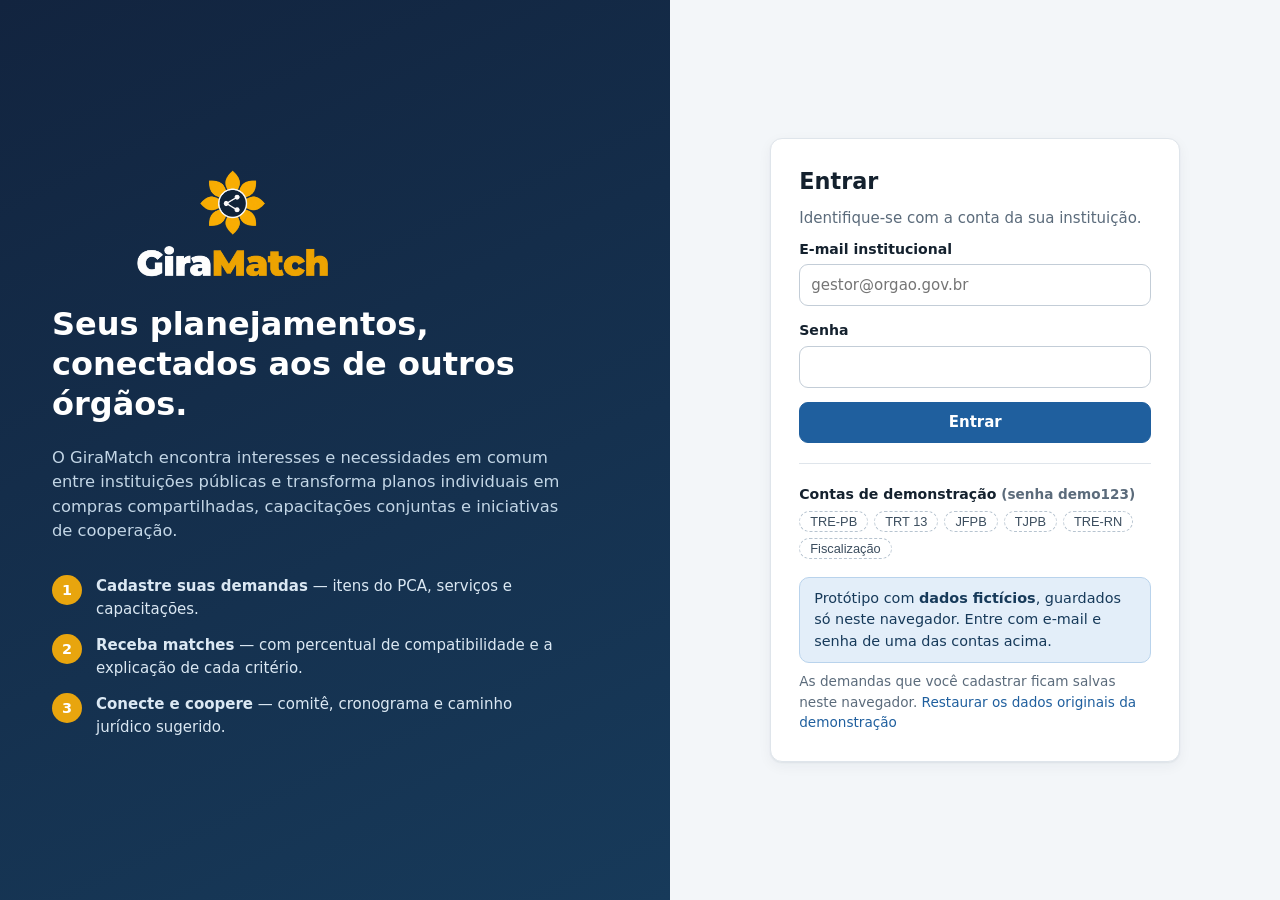
<file: GiraMatch/frontend/convites.html>
<!DOCTYPE html>
<html lang="pt-BR">
<head>
  <meta charset="UTF-8">
  <meta name="viewport" content="width=device-width, initial-scale=1.0">
  <title>Convites — GiraMatch</title>
  <link rel="icon" type="image/png" href="logo-giramatch.png">
  <link rel="stylesheet" href="stylo.css">
</head>
<body>
<div id="app"></div>
<script src="app.js"></script>
<script>
GM.pagina('convites', 'Convites', async (main) => {
  let todos = [];
  let aba = GM.param('aba') || 'novo';
  const ABAS = [
    ['novo', 'Para responder', 'Sugestões que aguardam a sua decisão. Os pedidos de conexão recebidos de outros órgãos aparecem primeiro: aceite (Conectar) ou recuse (Agora não).'],
    ['aguardando', 'Aguardando resposta', 'Você pediu para conectar. O outro órgão é avisado e a resposta só aparece quando ele também aceitar; uma recusa não é revelada.'],
    ['conectado', 'Aceitos (comitês)', 'Os dois órgãos conectaram e o comitê de cooperação foi criado.'],
    ['recusado', 'Recusados', 'Sugestões dispensadas. Elas não voltam a aparecer, a menos que as demandas mudem.'],
  ];
  const carregar = async () => { todos = (await GM.api('GET', '/api/matches')).matches; };

  const pintar = () => {
    document.getElementById('abas').innerHTML = ABAS.map(([k, r]) => `<button type="button" data-aba="${k}" class="${aba === k ? 'ativo' : ''}" role="tab" aria-selected="${aba === k}">${r}<span class="cnt">${todos.filter((m) => GM.estadoMatch(m).chave === k).length}</span></button>`).join('');
    const info = ABAS.find((a) => a[0] === aba);
    const l = todos.filter((m) => GM.estadoMatch(m).chave === aba).sort((x, y) => (y.pedido_recebido - x.pedido_recebido) || (y.score - x.score));
    document.getElementById('corpo').innerHTML = `<p class="muted">${info[2]}</p>` + (l.length ? l.map((m) => GM.cardMatch(m)).join('')
      : GM.vazio('Nada por aqui', aba === 'novo' ? 'Você respondeu todas as sugestões. 🎉' : 'Nenhum convite nesta situação.'));
  };

  main.innerHTML = `<div class="page-head"><div><h1>Convites e manifestações de interesse</h1>
    <p>Responda às oportunidades e acompanhe o que está em andamento com cada órgão.</p></div></div>
    <div class="tabs" id="abas" role="tablist"></div><div id="corpo"></div>`;
  await carregar(); pintar();
  document.getElementById('abas').onclick = (e) => { const b = e.target.closest('[data-aba]'); if (b) { aba = b.dataset.aba; pintar(); } };
  GM.ligarDecisoes(main, async () => { await carregar(); pintar(); });
});
</script>
</body>
</html>
</file>
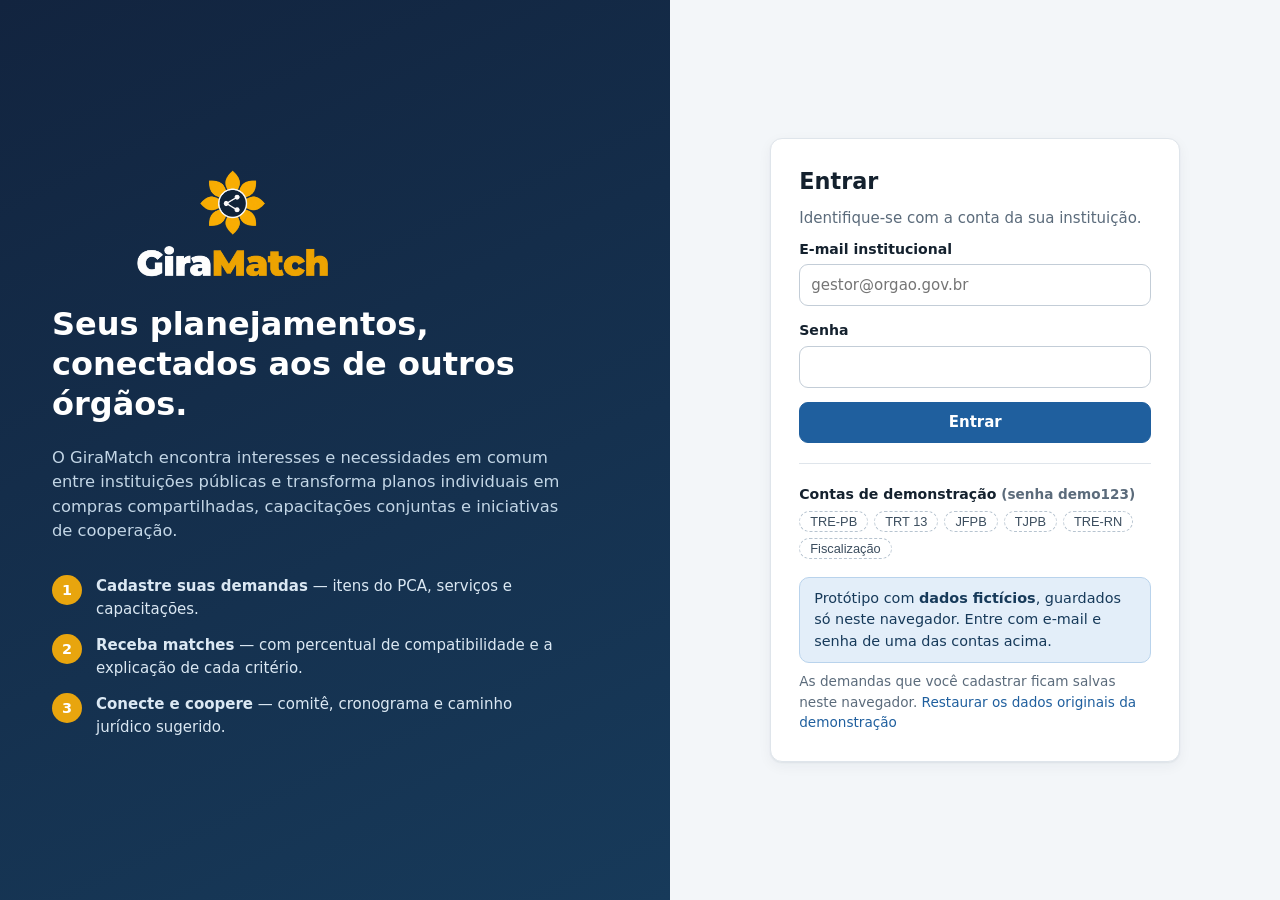
<file: GiraMatch/frontend/dashboard.html>
<!DOCTYPE html>
<html lang="pt-BR">
<head>
  <meta charset="UTF-8">
  <meta name="viewport" content="width=device-width, initial-scale=1.0">
  <title>Painel — GiraMatch</title>
  <link rel="icon" type="image/png" href="logo-giramatch.png">
  <link rel="stylesheet" href="stylo.css">
</head>
<body>
<div id="app"></div>
<script src="app.js"></script>
<script>
GM.pagina('dashboard', 'Painel', async (main, s) => {
  const esc = GM.esc;
  const [painel, todos, comites, dem, inc] = await Promise.all([
    GM.api('GET', '/api/painel'), GM.api('GET', '/api/matches'),
    GM.api('GET', '/api/comites'), GM.api('GET', '/api/demandas'),
    GM.api('GET', '/api/incentivos').catch(() => null), // painel segue funcionando com uma API antiga, sem incentivos
  ]);
  const meu = painel.meu_orgao, rede = painel.rede;
  const matches = todos.matches, demandas = dem.demandas;

  // próximas tarefas dos comitês (até 3 comitês)
  const detalhes = await Promise.all(comites.comites.slice(0, 3).map((c) => GM.api('GET', `/api/comites/${c.id}`).then((r) => r.comite)));
  const tarefas = detalhes.flatMap((c) => c.tarefas.filter((t) => !t.concluida).slice(0, 2).map((t) => ({ ...t, comite: c })))
    .sort((a, b) => String(a.prazo).localeCompare(String(b.prazo))).slice(0, 5);

  /* ---------- filtros (RF12): período de previsão no PCA e categoria ---------- */
  const CATEG = { material: 'Material', servico: 'Serviço', capacitacao: 'Capacitação', outro: 'Outro' };
  const anos = [...new Set(demandas.map((d) => d.ano))].sort();
  const CHAVE_FILTRO = 'gm_filtro_painel', CHAVE_LIDAS = `gm_notif_${s.demo ? 'd' : 'r'}_${s.orgao.id}`;
  let filtro = GM.armazenar.ler(CHAVE_FILTRO, { ano: '', tri: '', cat: '' });
  if (filtro.ano && !anos.includes(+filtro.ano)) filtro.ano = '';
  const passa = (d) => !!d && (!filtro.ano || d.ano === +filtro.ano) && (!filtro.tri || Math.ceil(d.mes_previsto / 3) === +filtro.tri) && (!filtro.cat || d.tipo === filtro.cat);
  const filtrando = () => !!(filtro.ano || filtro.tri || filtro.cat);

  const desenhar = () => {
    const minhas = demandas.filter(passa);                              // demandas ativas (cadastradas e não excluídas)
    const mm = matches.filter((m) => passa(m.minha_demanda));
    const pend = mm.filter((m) => m.status === 'sugerido' && !m.minha_decisao).sort((a, b) => b.score - a.score);
    const aguardando = mm.filter((m) => m.status === 'sugerido' && m.minha_decisao === 'conectar').length;
    const coop = mm.filter((m) => m.status === 'conectado').length;
    const recentes = [...minhas].sort((a, b) => String(b.criada_em || '').localeCompare(String(a.criada_em || '')) || b.id - a.id).slice(0, 5);

    // notificações (RF08): convites recebidos + novos matches ainda não marcados como lidos
    const lidas = GM.armazenar.ler(CHAVE_LIDAS, []);
    // as notificações não dependem dos filtros: convites e novos matches sempre aparecem
    const pendTodas = matches.filter((m) => m.status === 'sugerido' && !m.minha_decisao).sort((a, b) => b.score - a.score);
    const notif = [
      ...pendTodas.filter((m) => m.pedido_recebido).map((m) => ({ m, tipo: 'convite' })),
      ...pendTodas.filter((m) => !m.pedido_recebido && !lidas.includes(m.id)).map((m) => ({ m, tipo: 'novo' })),
    ];

    main.innerHTML = `
      <div class="page-head"><div><h1>Olá, ${esc(s.usuario.nome)}</h1>
        <p>Veja o que o GiraMatch encontrou para o <strong>${esc(s.orgao.sigla)}</strong> hoje.</p></div>
        <a class="btn btn-primary right" href="nova-demanda.html">+ Nova demanda</a></div>

      <div class="card" style="margin-bottom:16px">
        <div class="row" style="gap:10px;flex-wrap:wrap;align-items:center">
          <strong>Filtrar por</strong>
          <select id="f-ano" aria-label="Ano de previsão" style="max-width:150px"><option value="">Todos os anos</option>${anos.map((a) => `<option value="${a}"${+filtro.ano === a ? ' selected' : ''}>${a}</option>`).join('')}</select>
          <select id="f-tri" aria-label="Trimestre de previsão" style="max-width:170px"><option value="">Ano todo</option>${[1, 2, 3, 4].map((t) => `<option value="${t}"${+filtro.tri === t ? ' selected' : ''}>${t}º trimestre</option>`).join('')}</select>
          <select id="f-cat" aria-label="Categoria" style="max-width:170px"><option value="">Todas as categorias</option>${Object.entries(CATEG).map(([k, v]) => `<option value="${k}"${filtro.cat === k ? ' selected' : ''}>${v}</option>`).join('')}</select>
          ${filtrando() ? '<button class="btn btn-sm" id="f-limpar" type="button">Limpar filtros</button>' : ''}
        </div>
        <p class="small muted" style="margin:8px 0 0">O período considera o mês previsto no PCA. Os filtros valem para os números, matches e demandas (as notificações aparecem sempre); "Resultado do seu órgão" e "Rede GiraMatch" mostram os totais.</p>
      </div>

      <div class="grid g4">
        <div class="card stat"><span class="n">${minhas.length}</span><span class="l">Demandas ativas</span><a href="minhas-demandas.html">Ver demandas →</a></div>
        <div class="card stat destaque"><span class="n">${pend.length}</span><span class="l">Matches novos para avaliar</span><a href="matches.html?aba=novo">Avaliar agora →</a></div>
        <div class="card stat"><span class="n">${aguardando}</span><span class="l">Convites aguardando resposta</span><a href="convites.html">Acompanhar →</a></div>
        <div class="card stat"><span class="n">${coop}</span><span class="l">Cooperações (comitês)</span><a href="comite.html">Abrir comitês →</a></div>
      </div>

      <div class="grid g-main" style="margin-top:20px">
        <section>
          <div class="card" style="margin-bottom:16px" aria-label="Notificações">
            <div class="row" style="margin-bottom:8px"><h2>Notificações <span class="badge ${notif.length ? 'b-warn' : 'b-ok'}">${notif.length}</span></h2>
              ${notif.some((n) => n.tipo === 'novo') ? '<button class="btn btn-sm right" id="n-lidas" type="button">Marcar novos matches como lidos</button>' : ''}</div>
            ${notif.length ? `<ul class="ul-plain">${notif.slice(0, 6).map(({ m, tipo }) => `<li style="margin-bottom:8px">
                <span class="badge ${tipo === 'convite' ? 'b-warn' : 'b-pri'}">${tipo === 'convite' ? 'Convite recebido' : 'Novo match'}</span>
                <a href="match-detalhe.html?id=${m.id}"><strong>${esc(m.outra_demanda.orgao.sigla)}</strong> · ${esc(m.minha_demanda.descricao)}</a>
                <span class="muted small"> · compatibilidade ${m.score}%</span></li>`).join('')}</ul>${notif.length > 6 ? `<p class="small muted">e mais ${notif.length - 6}… <a href="matches.html?aba=novo">ver todos</a></p>` : ''}`
              : '<p class="muted small">Nenhuma notificação nova.</p>'}
          </div>

          <div class="row" style="margin-bottom:10px"><h2>Melhores oportunidades</h2><a class="right small" href="matches.html">Ver todos os matches →</a></div>
          <div id="top">${pend.length ? pend.slice(0, 3).map((m, i) => `${i === 0 ? `<p style="margin:0 0 6px"><span class="badge b-ok">★ Maior compatibilidade: ${m.score}%</span></p>` : ''}${GM.cardMatch(m)}`).join('')
            : GM.vazio(filtrando() ? 'Nenhum match novo neste filtro' : 'Nenhum match novo por enquanto', filtrando() ? 'Tente outro período ou categoria.' : 'Cadastre mais demandas para o GiraMatch procurar parceiros.', filtrando() ? '' : '<a class="btn btn-primary" href="nova-demanda.html">Cadastrar demanda</a>')}</div>
          <div class="alert a-info" style="margin-top:14px"><div>${esc(todos.aviso)}</div></div>

          <div class="card" style="margin-top:20px">
            <div class="row" style="margin-bottom:8px"><h2>Demandas mais recentes</h2><a class="right small" href="minhas-demandas.html">Ver todas →</a></div>
            ${recentes.length ? `<table><thead><tr><th>Demanda</th><th>Categoria</th><th>Previsão</th><th>Quantidade</th></tr></thead><tbody>
              ${recentes.map((d) => `<tr><td><strong>${esc(d.descricao)}</strong></td><td>${esc(CATEG[d.tipo] || d.tipo)}</td><td>${GM.mes(d)}</td><td>${GM.qtd(d)}</td></tr>`).join('')}</tbody></table>`
              : `<p class="muted small">${filtrando() ? 'Nenhuma demanda neste filtro.' : 'Você ainda não cadastrou demandas.'} <a href="nova-demanda.html">Cadastrar demanda</a></p>`}
          </div>
        </section>

        <aside class="stack">
          <div class="card"><h2>Resultado do seu órgão</h2>
            <div class="stat"><span class="n">${GM.brl(meu.economia_estimada_conectados) || 'R$ 0'}</span><span class="l">economia estimada em matches conectados</span></div>
            <p class="small muted" style="margin-top:10px"><strong>${meu.processos_evitados}</strong> licitação(ões) a menos para conduzir sozinho.</p>
            <p class="small muted">${esc(painel.observacao)}</p></div>
          <div class="card"><h2>Incentivos</h2>
            ${inc ? `<div class="stat"><span class="n">★ ${inc.meus_pontos}</span><span class="l">pontos do seu órgão${inc.meus_pontos ? ` · ${inc.posicao}º no ranking` : ''}</span></div>
            <table style="margin-top:10px"><tbody>
              ${inc.ranking.slice(0, 5).map((r) => `<tr><td>${r.posicao}º ${r.meu ? `<strong>${esc(r.sigla)}</strong> (você)` : esc(r.sigla)}</td><td class="right"><strong>${r.pontos}</strong></td></tr>`).join('')}
            </tbody></table>
            <p class="small muted" style="margin-top:10px">Cada match conectado vale <strong>${inc.regras.base} pontos</strong> para os dois órgãos, mais ${inc.regras.por_mil_reais} ponto a cada R$ 1.000 de economia estimada (bônus de até ${inc.regras.bonus_maximo}).</p>` : '<p class="muted small">Pontuação indisponível no momento.</p>'}</div>
          <div class="card"><h2>Rede GiraMatch</h2>
            <table><tbody>
              <tr><td>Órgãos cooperados</td><td class="right"><strong>${rede.orgaos_cooperados}</strong></td></tr>
              <tr><td>Demandas na rede</td><td><strong>${rede.demandas}</strong></td></tr>
              <tr><td>Matches conectados</td><td><strong>${rede.matches_conectados}</strong></td></tr>
              <tr><td>Economia estimada</td><td><strong>${GM.brl(rede.economia_estimada_conectados)}</strong></td></tr>
            </tbody></table></div>
          <div class="card"><h2>Próximos passos</h2>
            ${tarefas.length ? `<ul class="ul-plain">${tarefas.map((t) => `<li><a href="acompanhamento.html?id=${t.comite.id}">${esc(t.titulo)}</a><br><span class="muted small">${GM.data(t.prazo)} · ${esc(t.comite.nome.replace('Comitê de cooperação — ', ''))}</span></li>`).join('')}</ul>`
              : '<p class="muted small">Quando você conectar com outro órgão, as tarefas do comitê aparecem aqui.</p>'}</div>
        </aside>
      </div>`;
  };

  desenhar();

  // Os ouvintes ficam no elemento principal (que não é recriado): evita acumular ao redesenhar.
  GM.ligarDecisoes(main, () => location.reload());
  main.addEventListener('change', (e) => {
    const id = e.target.id;
    if (!['f-ano', 'f-tri', 'f-cat'].includes(id)) return;
    filtro = { ano: main.querySelector('#f-ano').value, tri: main.querySelector('#f-tri').value, cat: main.querySelector('#f-cat').value };
    GM.armazenar.gravar(CHAVE_FILTRO, filtro);
    desenhar();
  });
  main.addEventListener('click', (e) => {
    if (e.target.closest('#f-limpar')) { filtro = { ano: '', tri: '', cat: '' }; GM.armazenar.gravar(CHAVE_FILTRO, filtro); desenhar(); }
    else if (e.target.closest('#n-lidas')) {
      const lidas = new Set(GM.armazenar.ler(CHAVE_LIDAS, []));
      matches.filter((m) => m.status === 'sugerido' && !m.minha_decisao && !m.pedido_recebido).forEach((m) => lidas.add(m.id));
      GM.armazenar.gravar(CHAVE_LIDAS, [...lidas]);
      desenhar();
    }
  });
});
</script>
</body>
</html>
</file>
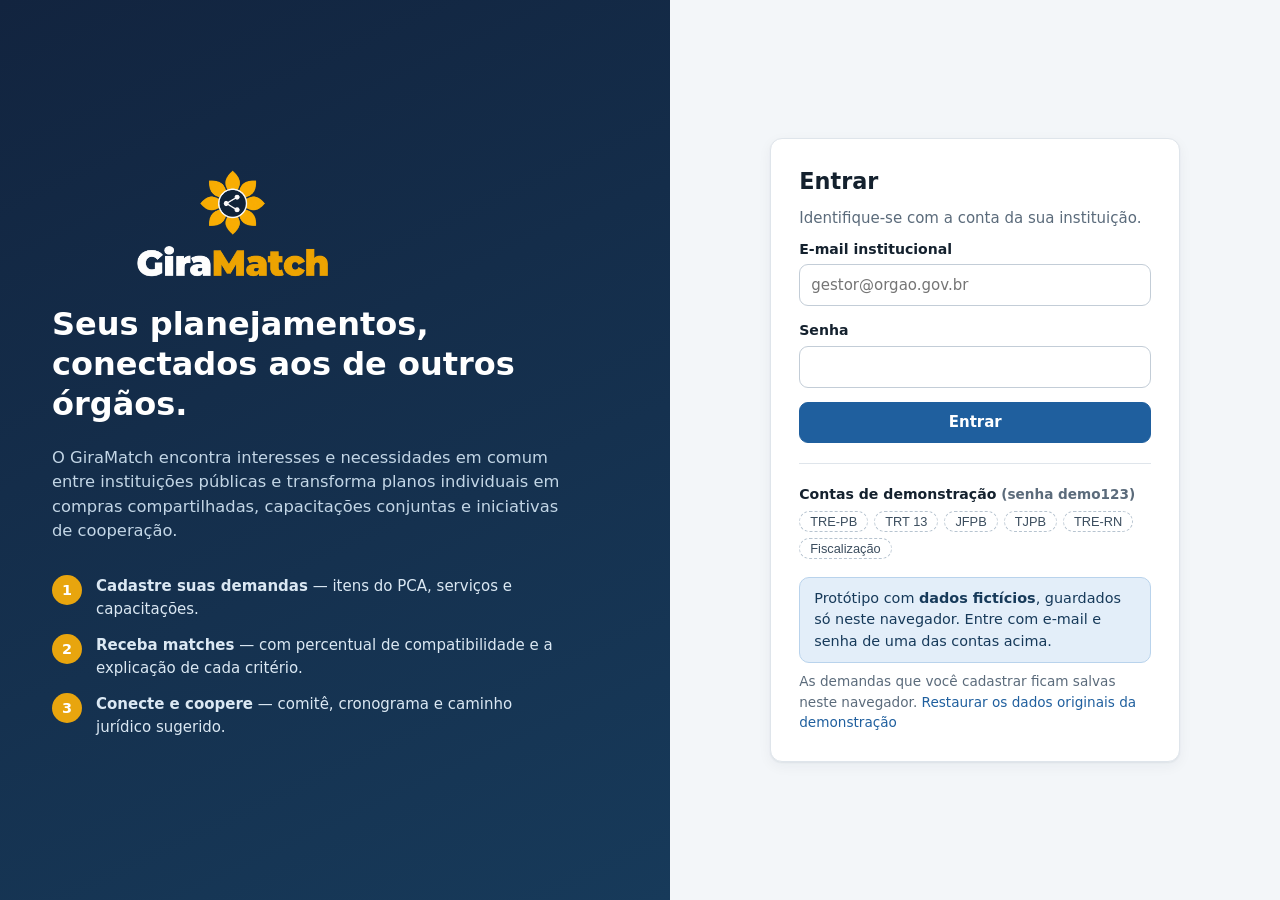
<file: GiraMatch/frontend/match-detalhe.html>
<!DOCTYPE html>
<html lang="pt-BR">
<head>
  <meta charset="UTF-8">
  <meta name="viewport" content="width=device-width, initial-scale=1.0">
  <title>Detalhes do match — GiraMatch</title>
  <link rel="icon" type="image/png" href="logo-giramatch.png">
  <link rel="stylesheet" href="stylo.css">
</head>
<body>
<div id="app"></div>
<script src="app.js"></script>
<script>
GM.pagina('matches', 'Detalhes do match', async (main) => {
  const id = GM.param('id');
  if (!id) { main.innerHTML = GM.vazio('Match não informado', 'Escolha um match na lista.', '<a class="btn btn-primary" href="matches.html">Ver matches</a>'); return; }
  const esc = GM.esc;

  const CRIT = [
    ['similaridade', 'Similaridade do objeto', 45, 'Mesmo código de catálogo vale 100%; senão, comparamos os termos da descrição.'],
    ['tempo', 'Proximidade no PCA', 25, 'Diferença entre os meses previstos (zera em 6 meses).'],
    ['territorio', 'Território', 15, 'Mesmo município ou estado — pesa mais para serviços.'],
    ['sustentabilidade', 'Critérios sustentáveis', 15, 'Critérios em comum entre as duas demandas.'],
  ];

  const desenhar = async () => {
    const { match: m, aviso } = await GM.api('GET', `/api/matches/${id}`);
    const a = m.minha_demanda, b = m.outra_demanda, e = GM.estadoMatch(m);
    const linhas = [
      ['Órgão', esc(a.orgao.sigla), esc(b.orgao.sigla), false],
      ['Esfera', esc(a.orgao.esfera), esc(b.orgao.esfera), a.orgao.esfera === b.orgao.esfera],
      ['Descrição', esc(a.descricao), esc(b.descricao), a.descricao === b.descricao],
      ['Natureza', NAT[a.natureza], NAT[b.natureza], a.natureza === b.natureza],
      ['Código de catálogo', esc(a.codigo_catalogo || '—'), esc(b.codigo_catalogo || '—'), a.codigo_catalogo && a.codigo_catalogo === b.codigo_catalogo],
      ['Quantidade', GM.qtd(a), GM.qtd(b), false],
      ['Previsão no PCA', GM.mes(a), GM.mes(b), a.mes_previsto === b.mes_previsto && a.ano === b.ano],
      ['Valor estimado', GM.valorOuSigilo(a), GM.valorOuSigilo(b), false],
      ['Local', esc((a.municipio || a.orgao.municipio) + '/' + (a.uf || a.orgao.uf)), esc((b.municipio || b.orgao.municipio) + '/' + (b.uf || b.orgao.uf)), (a.municipio || a.orgao.municipio) === (b.municipio || b.orgao.municipio)],
      ['Fim do contrato atual', GM.data(a.fim_contrato_atual), GM.data(b.fim_contrato_atual), false],
      ['Critérios sustentáveis', (a.criterios_sustentaveis || []).map(esc).join(', ') || '—', (b.criterios_sustentaveis || []).map(esc).join(', ') || '—', false],
    ];
    const caminho = m.caminho || {};
    const botoes = e.chave === 'novo'
      ? `<button class="btn btn-primary" data-acao="conectar" data-id="${m.id}" type="button">Conectar com ${esc(b.orgao.sigla)}</button><button class="btn" data-acao="recusar" data-id="${m.id}" type="button">Agora não</button>`
      : e.chave === 'conectado' ? `<a class="btn btn-primary" href="comite.html?id=${m.comite_id}">Abrir comitê</a><a class="btn" href="acompanhamento.html?id=${m.comite_id}">Acompanhar</a>`
      : e.chave === 'aguardando' ? '<span class="muted small">Você já manifestou interesse. A resposta do outro órgão só é revelada quando os dois conectam.</span>' : '<span class="muted small">Você dispensou esta sugestão.</span>';

    main.innerHTML = `
      <p class="small"><a href="matches.html">← Voltar aos matches</a></p>
      <div class="card row" style="gap:20px;margin-bottom:16px">
        ${GM.anel(m.score, 'grande')}
        <div style="flex:1;min-width:220px"><span class="badge ${e.cls}">${e.rot}</span>
          <h2 style="font-size:1.35rem;margin:6px 0 2px">${esc(a.descricao)}</h2>
          <p class="muted" style="margin:0">${esc(a.orgao.sigla)} <strong>×</strong> ${esc(b.orgao.sigla)} — compatibilidade de <strong>${m.score}%</strong></p></div>
        <div class="row">${botoes}</div>
      </div>

      <div class="grid g-main">
        <div class="stack">
          <section class="card"><h2>Comparação das demandas</h2>
            <div class="compare" role="table">
              <div class="h"></div><div class="h">${esc(a.orgao.sigla)} (você)</div><div class="h">${esc(b.orgao.sigla)}</div>
              ${linhas.map(([k, x, y, ig]) => `<div class="k">${k}</div><div class="${ig ? 'igual' : ''}">${x}</div><div class="${ig ? 'igual' : ''}">${y}</div>`).join('')}
            </div>
            <p class="small muted" style="margin-top:8px">Campos em verde coincidem entre as duas demandas.</p></section>

          <section class="card"><h2>Por que é compatível?</h2>
            <ul class="ul-clean">${m.motivos.map((x) => `<li>${esc(x)}</li>`).join('')}</ul>
            <h3 style="margin:18px 0 10px">Nota por critério</h3>
            ${CRIT.map(([k, rot, peso, aj]) => { const n = Math.round((m.componentes[k] || 0) * 100); return `
              <div class="crit"><div class="topo"><span><strong>${rot}</strong> <span class="muted small">(peso ${peso}%)</span></span><strong>${n}%</strong></div>
                <div class="bar ${n >= 85 ? 'ok' : n < 50 ? 'acc' : ''}"><i style="width:${n}%"></i></div><span class="muted small">${aj}</span></div>`; }).join('')}
          </section>
        </div>

        <aside class="stack">
          <section class="card"><h2>Caminho sugerido</h2>
            <p><strong>${esc(caminho.titulo)}</strong></p><p class="small">${esc(caminho.descricao)}</p>
            <p class="small"><strong>Gerenciador:</strong> ${esc(caminho.gerenciador)}<br><strong>Participante(s):</strong> ${(caminho.participantes || []).map(esc).join(', ')}</p>
            <div class="lbl small">Fundamentos</div><ul class="small" style="margin:4px 0 0;padding-left:18px">${(caminho.fundamentos || []).map((x) => `<li>${esc(x)}</li>`).join('')}</ul></section>

          ${m.alertas.length ? `<section class="card"><h2>Pontos de atenção</h2>${m.alertas.map((x) => `<div class="alert a-warn"><span>⚠️</span><div>${esc(x.texto)}</div></div>`).join('')}</section>` : ''}

          <section class="card"><h2>Ganho estimado</h2>
            <div class="stat"><span class="n">${m.economia_valor != null ? GM.brl(m.economia_valor) : GM.pct(m.economia_pct)}</span>
              <span class="l">${m.economia_valor != null ? `economia (${GM.pct(m.economia_pct)}) em ${GM.num(m.volume_total || 0)} ${esc(a.unidade)} somados` : (b.valor_sigiloso ? 'Valor sigiloso: o ganho em reais não é calculado.' : 'ganho de escala estimado')}</span></div>
            <p class="small muted" style="margin-top:8px">Estimativa ilustrativa, a calibrar com dados reais.</p></section>

          <div class="alert a-info"><div>${esc(aviso)}</div></div>
        </aside>
      </div>`;
  };
  await desenhar();
  GM.ligarDecisoes(main, desenhar);
});
</script>
</body>
</html>
</file>
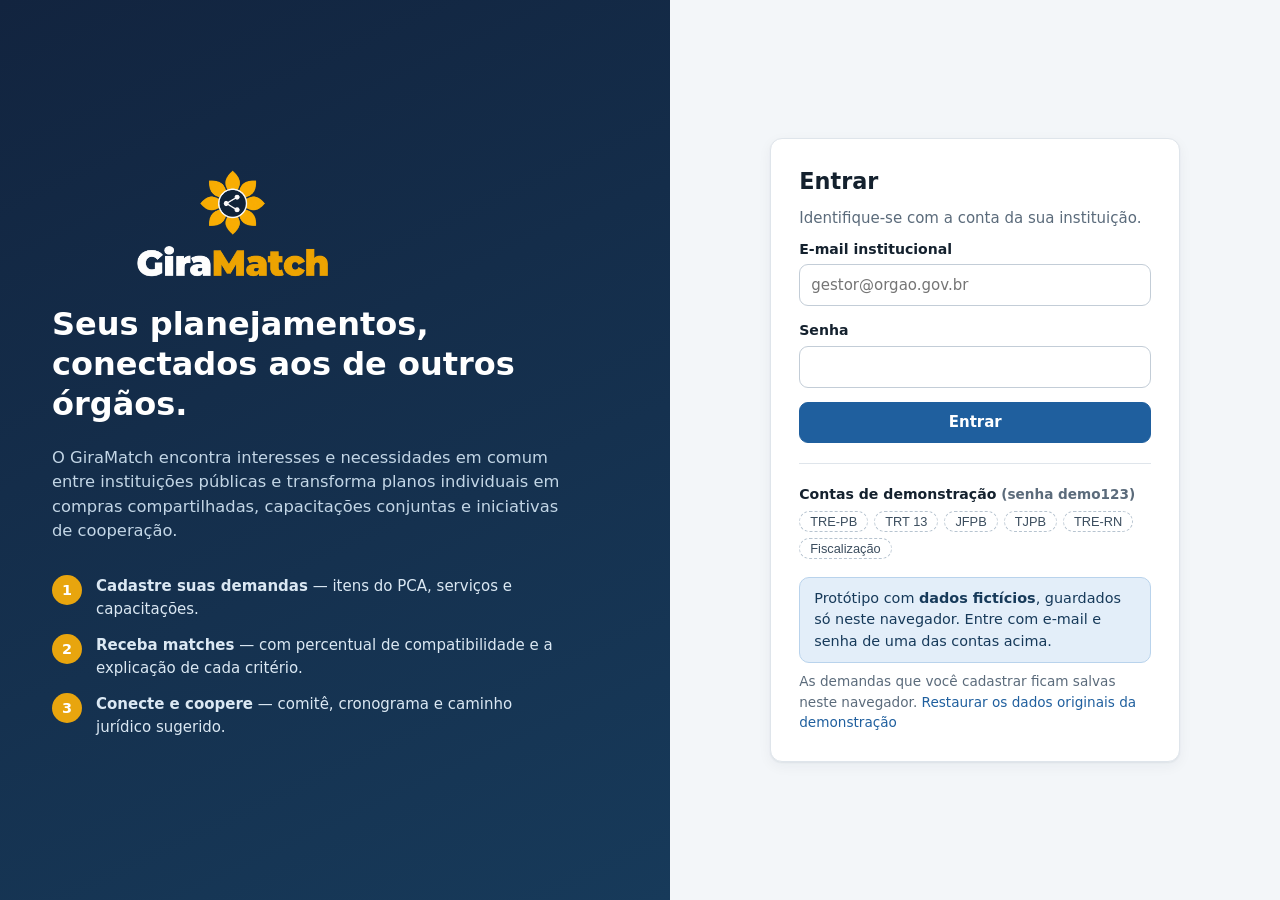
<file: GiraMatch/frontend/matches.html>
<!DOCTYPE html>
<html lang="pt-BR">
<head>
  <meta charset="UTF-8">
  <meta name="viewport" content="width=device-width, initial-scale=1.0">
  <title>Matches — GiraMatch</title>
  <link rel="icon" type="image/png" href="logo-giramatch.png">
  <link rel="stylesheet" href="stylo.css">
</head>
<body>
<div id="app"></div>
<script src="app.js"></script>
<script>
GM.pagina('matches', 'Matches', async (main) => {
  let todos = [], aviso = '';
  const f = { aba: GM.param('aba') || 'todos', natureza: '', min: 60, ordem: 'score' };

  const carregar = async () => { const r = await GM.api('GET', '/api/matches'); todos = r.matches; aviso = r.aviso; };
  const ABAS = [['todos', 'Todos'], ['novo', 'Para responder'], ['aguardando', 'Aguardando'], ['conectado', 'Conectados'], ['recusado', 'Dispensados']];

  const pintar = () => {
    const cont = (k) => (k === 'todos' ? todos.length : todos.filter((m) => GM.estadoMatch(m).chave === k).length);
    document.getElementById('abas').innerHTML = ABAS.map(([k, r]) => `<button type="button" data-aba="${k}" class="${f.aba === k ? 'ativo' : ''}" role="tab" aria-selected="${f.aba === k}">${r}<span class="cnt">${cont(k)}</span></button>`).join('');
    let l = todos.filter((m) => (f.aba === 'todos' || GM.estadoMatch(m).chave === f.aba) && m.score >= f.min && (!f.natureza || m.minha_demanda.natureza === f.natureza));
    l.sort((a, b) => (f.ordem === 'economia' ? (b.economia_valor || 0) - (a.economia_valor || 0) : f.ordem === 'prazo' ? a.minha_demanda.mes_previsto - b.minha_demanda.mes_previsto : b.score - a.score));
    document.getElementById('min-v').textContent = f.min + '%';
    document.getElementById('lista').innerHTML = l.length ? l.map((m) => GM.cardMatch(m)).join('')
      : GM.vazio('Nenhum match nesta visão', 'Altere os filtros ou cadastre mais demandas para ampliar as oportunidades.', '<a class="btn btn-primary" href="nova-demanda.html">+ Nova demanda</a>');
  };

  main.innerHTML = `
    <div class="page-head"><div><h1>Oportunidades de cooperação</h1><p>Demandas de outros órgãos compatíveis com as suas, ordenadas pelo percentual de compatibilidade.</p></div></div>
    <div class="tabs" id="abas" role="tablist"></div>
    <div class="row" style="margin-bottom:16px">
      <select id="f-nat" style="max-width:210px" aria-label="Natureza"><option value="">Todas as naturezas</option>${Object.entries(NAT).map(([k, v]) => `<option value="${k}">${v}</option>`).join('')}</select>
      <label class="row small" style="gap:8px">Compatibilidade mínima <input id="f-min" type="range" min="60" max="100" step="5" value="${f.min}" style="width:140px"><strong id="min-v"></strong></label>
      <label class="row small" style="gap:8px">Ordenar por <select id="f-ord" style="width:auto"><option value="score">Compatibilidade</option><option value="economia">Economia estimada</option><option value="prazo">Prazo no PCA</option></select></label>
    </div>
    <div id="lista"></div>
    <div class="alert a-info" style="margin-top:16px"><div>${'Carregando…'}</div></div>`;
  await carregar();
  main.querySelector('.alert').firstElementChild.textContent = aviso;
  pintar();

  document.getElementById('abas').onclick = (e) => { const b = e.target.closest('[data-aba]'); if (b) { f.aba = b.dataset.aba; pintar(); } };
  document.getElementById('f-nat').onchange = (e) => { f.natureza = e.target.value; pintar(); };
  document.getElementById('f-min').oninput = (e) => { f.min = +e.target.value; pintar(); };
  document.getElementById('f-ord').onchange = (e) => { f.ordem = e.target.value; pintar(); };
  GM.ligarDecisoes(main, async () => { await carregar(); pintar(); });
});
</script>
</body>
</html>
</file>
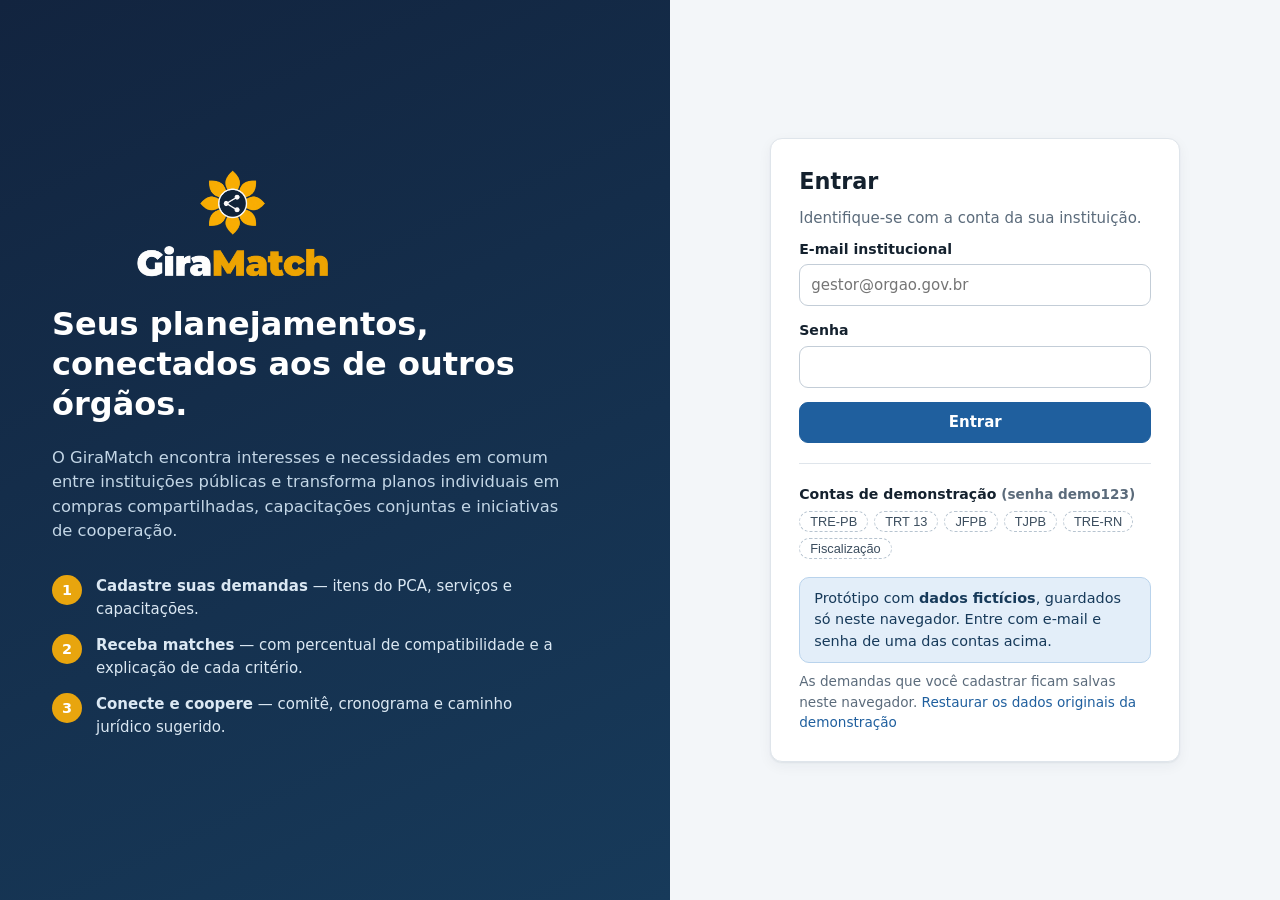
<file: GiraMatch/frontend/minhas-demandas.html>
<!DOCTYPE html>
<html lang="pt-BR">
<head>
  <meta charset="UTF-8">
  <meta name="viewport" content="width=device-width, initial-scale=1.0">
  <title>Minhas demandas — GiraMatch</title>
  <link rel="icon" type="image/png" href="logo-giramatch.png">
  <link rel="stylesheet" href="stylo.css">
</head>
<body>
<div id="app"></div>
<script src="app.js"></script>
<script>
GM.pagina('minhas', 'Minhas demandas', async (main) => {
  const esc = GM.esc;
  let demandas = [], matches = [];
  const filtro = { busca: '', natureza: '', ano: '' };

  const carregar = async () => {
    [demandas, matches] = await Promise.all([GM.api('GET', '/api/demandas').then((r) => r.demandas), GM.api('GET', '/api/matches').then((r) => r.matches)]);
  };

  const situacao = (d) => {
    const ms = matches.filter((m) => m.minha_demanda.id === d.id && m.status !== 'recusado');
    if (ms.some((m) => m.status === 'conectado')) return { cls: 'b-ok', rot: 'Em comitê', ms };
    if (ms.length) return { cls: 'b-pri', rot: `${ms.length} match${ms.length > 1 ? 'es' : ''}`, ms };
    return { cls: '', rot: 'Sem match', ms };
  };

  const pintarLista = () => {
    const anos = [...new Set(demandas.map((d) => d.ano))].sort();
    const lista = demandas.filter((d) => (!filtro.busca || d.descricao.toLowerCase().includes(filtro.busca)) && (!filtro.natureza || d.natureza === filtro.natureza) && (!filtro.ano || d.ano === +filtro.ano));
    const el = document.getElementById('lista');
    if (!lista.length) { el.innerHTML = GM.vazio('Nenhuma demanda encontrada', 'Ajuste os filtros ou cadastre uma nova demanda.', '<a class="btn btn-primary" href="nova-demanda.html">+ Nova demanda</a>'); return; }
    el.innerHTML = `<div class="card tabela-wrap"><table class="resp">
      <thead><tr><th>Demanda</th><th>Categoria</th><th>Previsão</th><th>Quantidade</th><th>Valor</th><th>Situação</th><th></th></tr></thead>
      <tbody>${lista.map((d) => { const st = situacao(d); return `
        <tr><td data-label="Demanda"><strong>${esc(d.descricao)}</strong><br><span class="muted small">${esc(d.codigo_catalogo || 'sem código de catálogo')}</span></td>
          <td data-label="Categoria">${NAT[d.natureza]}${d.natureza === 'contratacao' ? ' · ' + TIPO[d.tipo] : ''}</td>
          <td class="nowrap" data-label="Previsão">${GM.mes(d)}</td><td class="nowrap" data-label="Quantidade">${GM.qtd(d)}</td><td class="nowrap" data-label="Valor">${GM.valorOuSigilo(d)}${d.valor_sigiloso && d.valor_estimado != null ? ' 🔒' : ''}</td>
          <td data-label="Situação"><span class="badge ${st.cls}">${st.rot}</span></td>
          <td class="nowrap acoes" data-label="">${st.ms.length ? `<button class="btn btn-sm" data-ver="${d.id}" type="button">Acompanhar</button> ` : ''}<a class="btn btn-sm" href="nova-demanda.html?id=${d.id}">Editar</a>
            <button class="btn btn-sm btn-danger" data-del="${d.id}" type="button" aria-label="Excluir ${esc(d.descricao)}">Excluir</button></td></tr>
        <tr class="hidden" id="det-${d.id}"><td colspan="7" class="det" style="background:var(--bg)">${st.ms.map((m) => {
          const e = GM.estadoMatch(m);
          return `<div class="row" style="padding:4px 0">${GM.anel(m.score)}<div><a href="match-detalhe.html?id=${m.id}"><strong>${esc(m.outra_demanda.orgao.sigla)}</strong> — ${esc(m.outra_demanda.descricao)}</a><br><span class="badge ${e.cls}">${e.rot}</span> <span class="muted small">${GM.qtd(m.outra_demanda)} · ${GM.mes(m.outra_demanda)}</span></div></div>`; }).join('')}</td></tr>`; }).join('')}
      </tbody></table></div>`;
    document.getElementById('f-ano').innerHTML = '<option value="">Todos os anos</option>' + anos.map((a) => `<option ${+filtro.ano === a ? 'selected' : ''}>${a}</option>`).join('');
  };

  main.innerHTML = `
    <div class="page-head"><div><h1>Minhas demandas</h1><p>Consulte, edite e acompanhe o que seu órgão cadastrou.</p></div>
      <a class="btn btn-primary right" href="nova-demanda.html">+ Nova demanda</a></div>
    <div class="row" style="margin-bottom:14px">
      <input id="f-busca" placeholder="Buscar por descrição…" style="max-width:300px" aria-label="Buscar">
      <select id="f-nat" style="max-width:200px" aria-label="Natureza"><option value="">Todas as naturezas</option>${Object.entries(NAT).map(([k, v]) => `<option value="${k}">${v}</option>`).join('')}</select>
      <select id="f-ano" style="max-width:160px" aria-label="Ano"></select>
    </div>
    <div id="lista"></div>`;
  await carregar();
  pintarLista();

  document.getElementById('f-busca').oninput = (e) => { filtro.busca = e.target.value.toLowerCase(); pintarLista(); };
  document.getElementById('f-nat').onchange = (e) => { filtro.natureza = e.target.value; pintarLista(); };
  document.getElementById('f-ano').onchange = (e) => { filtro.ano = e.target.value; pintarLista(); };
  main.addEventListener('click', async (e) => {
    const ver = e.target.closest('[data-ver]');
    if (ver) document.getElementById('det-' + ver.dataset.ver).classList.toggle('hidden');
    const del = e.target.closest('[data-del]');
    if (del) {
      const d = demandas.find((x) => x.id === +del.dataset.del);
      if (!(await GM.confirmar('Excluir demanda?', `“${d.descricao}” e seus matches ainda não conectados serão removidos.`, 'Excluir', true))) return;
      try { await GM.api('DELETE', `/api/demandas/${d.id}`); GM.toast('Demanda excluída.', 'ok'); await carregar(); pintarLista(); }
      catch (err) { GM.toast(err.message, 'erro'); }
    }
  });
});
</script>
</body>
</html>
</file>
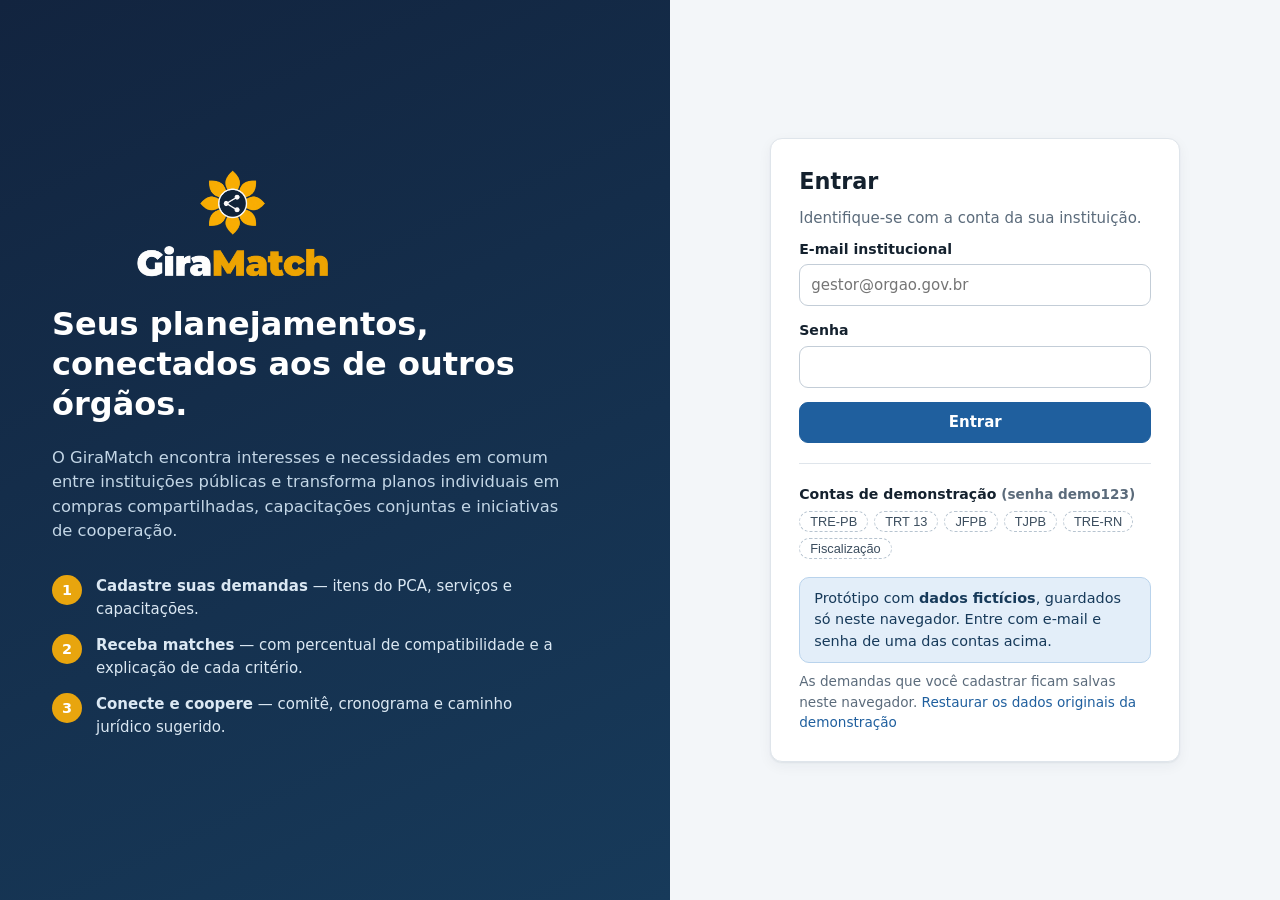
<file: GiraMatch/frontend/nova-demanda.html>
<!DOCTYPE html>
<html lang="pt-BR">
<head>
  <meta charset="UTF-8">
  <meta name="viewport" content="width=device-width, initial-scale=1.0">
  <title>Nova demanda — GiraMatch</title>
  <link rel="icon" type="image/png" href="logo-giramatch.png">
  <link rel="stylesheet" href="stylo.css">
</head>
<body>
<div id="app"></div>
<script src="app.js"></script>
<script>
const editId = GM.param('id');
GM.pagina('nova', editId ? 'Editar demanda' : 'Nova demanda', async (main, sessao) => {
  const CATS = {
    material: { rot: 'Material / bem', desc: 'Notebooks, papel, mobiliário, equipamentos', natureza: 'contratacao', tipo: 'material' },
    servico: { rot: 'Serviço', desc: 'Manutenção, energia, vigilância, TI', natureza: 'contratacao', tipo: 'servico' },
    capacitacao: { rot: 'Capacitação', desc: 'Cursos, treinamentos e eventos', natureza: 'capacitacao', tipo: 'capacitacao' },
    outro: { rot: 'Outra necessidade', desc: 'Cessão, projeto conjunto, outras ações', natureza: 'outra', tipo: 'outro' },
  };
  const SUGESTOES = ['eficiência energética', 'logística reversa', 'papel reciclado', 'energia renovável', 'restrição de substâncias perigosas', 'certificação florestal'];
  const anoAtual = new Date().getFullYear();
  let cat = 'material';
  let criterios = [];
  let atual = null;

  if (editId) {
    atual = (await GM.api('GET', `/api/demandas/${editId}`)).demanda;
    cat = atual.natureza === 'capacitacao' ? 'capacitacao' : atual.natureza === 'outra' ? 'outro' : (atual.tipo === 'servico' ? 'servico' : 'material');
    criterios = [...(atual.criterios_sustentaveis || [])];
  }
  const v = (k, pad = '') => esc(atual && atual[k] != null ? atual[k] : pad);
  const esc = GM.esc;

  const F = {
    descricao: (rot, aj) => `<div class="field full"><label class="req" for="descricao">${rot}</label><input id="descricao" name="descricao" required value="${v('descricao')}"><span class="ajuda">${aj || ''}</span></div>`,
    codigo: (rot) => `<div class="field"><label for="codigo_catalogo">${rot}</label><input id="codigo_catalogo" name="codigo_catalogo" value="${v('codigo_catalogo')}"><span class="ajuda">Mesmo código = compatibilidade máxima de similaridade.</span></div>`,
    categoria: (pad) => `<div class="field"><label for="categoria">Categoria</label><input id="categoria" name="categoria" value="${v('categoria', pad)}" placeholder="Ex.: TIC, Energia, Manutenção"></div>`,
    quantidade: (rot) => `<div class="field"><label class="req" for="quantidade">${rot}</label><input id="quantidade" name="quantidade" type="number" min="0.01" step="any" required value="${v('quantidade', 1)}"></div>`,
    unidade: (pad, fixa) => `<div class="field"><label class="req" for="unidade">Unidade de medida</label><input id="unidade" name="unidade" required value="${v('unidade', pad)}" ${fixa ? 'readonly' : ''} placeholder="un, resma, kWp, vaga…"></div>`,
    valor: () => `<div class="field"><label for="valor_estimado">Valor estimado (R$)</label><input id="valor_estimado" name="valor_estimado" type="number" min="0" step="any" value="${v('valor_estimado')}"></div>
      <div class="field" style="justify-content:flex-end"><label class="check"><input type="checkbox" name="valor_sigiloso" ${atual && atual.valor_sigiloso ? 'checked' : ''}> <span><strong>Orçamento sigiloso</strong><br><span class="muted small">O valor só será visível para o seu órgão (Lei 14.133, art. 24).</span></span></label></div>`,
    fim: () => `<div class="field"><label for="fim_contrato_atual">Fim do contrato atual</label><input id="fim_contrato_atual" name="fim_contrato_atual" type="date" value="${v('fim_contrato_atual')}"><span class="ajuda">Contratos que terminam juntos ganham pontos extras no match.</span></div>`,
    local: () => `<div class="field"><label for="municipio">Município de execução</label><input id="municipio" name="municipio" value="${v('municipio')}" placeholder="Padrão: sede do órgão (${esc(sessao.orgao.municipio)})"></div>
      <div class="field"><label for="uf">UF</label><input id="uf" name="uf" maxlength="2" value="${v('uf')}" placeholder="${esc(sessao.orgao.uf)}" style="text-transform:uppercase"></div>`,
    criterios: () => `<div class="field full"><span class="lbl">Critérios sustentáveis</span>
      <div class="row"><input id="crit-in" placeholder="Digite e pressione Enter" style="flex:1;min-width:200px" aria-label="Novo critério sustentável"><button class="btn" type="button" id="crit-add">Adicionar</button></div>
      <ul class="chips" id="crit-lista"></ul>
      <div class="row small muted" id="crit-sug" style="margin-top:4px">Sugestões: </div></div>`,
  };

  const CAMPOS = {
    material: () => [F.descricao('Descrição do material', 'Ex.: Notebooks corporativos'), F.codigo('Código CATMAT'), F.categoria(), F.quantidade('Quantidade'), F.unidade('un'), F.valor(), F.criterios()],
    servico: () => [F.descricao('Descrição do serviço', 'Ex.: Manutenção preventiva e corretiva de ar-condicionado'), F.codigo('Código CATSER'), F.categoria(), F.quantidade('Quantidade'), F.unidade('un'), F.valor(), F.fim(), F.local(), F.criterios()],
    capacitacao: () => [F.descricao('Tema da capacitação', 'Ex.: Curso de fiscalização de contratos'), F.categoria('Capacitação'), F.quantidade('Número de vagas'), F.unidade('vaga', true), F.valor(), F.local()],
    outro: () => [F.descricao('Descrição da necessidade'), F.categoria(), F.quantidade('Quantidade'), F.unidade('un'), F.valor()],
  };

  main.innerHTML = `
    <div class="page-head"><div><h1>${editId ? 'Editar demanda' : 'Cadastrar demanda'}</h1>
      <p>Quanto mais completa a demanda, melhores os matches. Os campos mudam conforme a categoria.</p></div></div>
    <div class="grid g-main">
      <form class="card" id="form" novalidate>
        <div class="lbl" style="margin-bottom:8px">1. Qual é a categoria?</div>
        <div class="cat-pick" id="cats">${Object.entries(CATS).map(([k, c]) => `<button type="button" data-cat="${k}" class="${k === cat ? 'ativo' : ''}" ${editId ? 'disabled' : ''}><strong>${c.rot}</strong><span>${c.desc}</span></button>`).join('')}</div>
        <div class="lbl" style="margin-bottom:8px">2. Quando está previsto no PCA?</div>
        <div class="form-grid">
          <div class="field"><label class="req" for="ano">Ano do PCA</label><input id="ano" name="ano" type="number" min="2000" max="2100" required value="${v('ano', anoAtual + 1)}"></div>
          <div class="field"><label class="req" for="mes_previsto">Mês previsto</label>
            <select id="mes_previsto" name="mes_previsto">${MESES.map((m, i) => `<option value="${i + 1}" ${atual && atual.mes_previsto === i + 1 ? 'selected' : ''}>${m.toUpperCase()}</option>`).join('')}</select></div>
        </div>
        <div class="lbl" style="margin:6px 0 8px">3. Detalhes</div>
        <div class="form-grid" id="campos"></div>
        <div id="msg"></div>
        <div class="row" style="margin-top:8px">
          <button class="btn btn-primary" type="submit" id="salvar">${editId ? 'Salvar alterações' : 'Cadastrar e buscar matches'}</button>
          <a class="btn" href="minhas-demandas.html">Cancelar</a></div>
      </form>

      <aside class="stack">
        <div class="card"><h2>Como o match é calculado</h2>
          <ul class="ul-plain small">
            <li><strong>45%</strong> similaridade do objeto</li><li><strong>25%</strong> proximidade dos meses no PCA</li>
            <li><strong>15%</strong> território</li><li><strong>15%</strong> critérios sustentáveis</li></ul>
          <p class="small muted" style="margin-top:8px">Sugestões com 60% ou mais viram match. Você sempre decide se quer conectar.</p></div>
        ${editId ? '' : `<div class="card"><h2>Importar PCA em CSV</h2>
          <p class="small muted">Tem o PCA em planilha? Envie o CSV (separador ; ou ,). Colunas obrigatórias: <code>ano</code>, <code>descricao</code>, <code>mes_previsto</code>.</p>
          <input type="file" id="csv" accept=".csv,text/csv" aria-label="Arquivo CSV">
          <div id="csv-msg" class="small" style="margin-top:8px"></div></div>`}
      </aside>
    </div>`;

  const campos = document.getElementById('campos');
  const pintarCriterios = () => {
    const ul = document.getElementById('crit-lista'); if (!ul) return;
    ul.innerHTML = criterios.map((c, i) => `<li class="chip">${esc(c)}<button type="button" data-i="${i}" aria-label="Remover ${esc(c)}">×</button></li>`).join('');
    document.getElementById('crit-sug').innerHTML = 'Sugestões: ' + SUGESTOES.filter((x) => !criterios.includes(x)).map((x) => `<span class="chip sug" data-s="${esc(x)}" role="button" tabindex="0">${esc(x)}</span>`).join(' ');
  };
  const pintar = () => {
    campos.innerHTML = CAMPOS[cat]().join('');
    document.querySelectorAll('#cats button').forEach((b) => b.classList.toggle('ativo', b.dataset.cat === cat));
    pintarCriterios();
    const add = () => { const i = document.getElementById('crit-in'); const t = i.value.trim(); if (t && !criterios.includes(t)) criterios.push(t); i.value = ''; pintarCriterios(); };
    const ci = document.getElementById('crit-in');
    if (ci) {
      ci.onkeydown = (e) => { if (e.key === 'Enter' || e.key === ',') { e.preventDefault(); add(); } };
      document.getElementById('crit-add').onclick = add;
    }
  };
  campos.addEventListener('click', (e) => {
    const x = e.target.closest('[data-i]'); if (x) { criterios.splice(+x.dataset.i, 1); pintarCriterios(); }
    const s = e.target.closest('[data-s]'); if (s) { criterios.push(s.dataset.s); pintarCriterios(); }
  });
  document.getElementById('cats').onclick = (e) => { const b = e.target.closest('[data-cat]'); if (b && !editId) { cat = b.dataset.cat; pintar(); } };
  pintar();

  document.getElementById('form').onsubmit = async (e) => {
    e.preventDefault();
    const fd = new FormData(e.target);
    const msg = document.getElementById('msg');
    const corpo = {
      natureza: CATS[cat].natureza, tipo: CATS[cat].tipo,
      ano: +fd.get('ano'), mes_previsto: +fd.get('mes_previsto'),
      descricao: (fd.get('descricao') || '').trim(), codigo_catalogo: fd.get('codigo_catalogo') || null, categoria: fd.get('categoria') || null,
      quantidade: fd.get('quantidade'), unidade: fd.get('unidade'),
      valor_estimado: fd.get('valor_estimado') === '' ? null : fd.get('valor_estimado'), valor_sigiloso: fd.get('valor_sigiloso') === 'on',
      fim_contrato_atual: fd.get('fim_contrato_atual') || null, municipio: fd.get('municipio') || null, uf: (fd.get('uf') || '').toUpperCase() || null,
      criterios_sustentaveis: criterios,
    };
    if (!corpo.descricao) { msg.innerHTML = '<div class="alert a-bad" role="alert">Informe a descrição.</div>'; return; }
    const btn = document.getElementById('salvar'); btn.disabled = true;
    try {
      const r = editId ? await GM.api('PUT', `/api/demandas/${editId}`, corpo) : await GM.api('POST', '/api/demandas', corpo);
      const m = r.matches || {};
      const novos = (m.criados || 0);
      GM.toast(editId ? 'Demanda atualizada.' : 'Demanda cadastrada!', 'ok');
      main.innerHTML = `<div class="card vazio"><div style="font-size:2.2rem">${novos ? '🎯' : '✅'}</div>
        <h3>${editId ? 'Alterações salvas' : 'Demanda cadastrada'}</h3>
        <p>${r.demo ? 'Modo demonstração: os matches não são recalculados.' : novos ? `O GiraMatch encontrou <strong>${novos}</strong> nova(s) sugestão(ões) de match.` : 'Ainda não há parceiros compatíveis, mas continuaremos procurando.'}</p>
        <div class="row" style="justify-content:center"><a class="btn btn-primary" href="matches.html">Ver matches</a><a class="btn" href="minhas-demandas.html">Minhas demandas</a><a class="btn" href="nova-demanda.html">Cadastrar outra</a></div></div>`;
    } catch (err) { msg.innerHTML = `<div class="alert a-bad" role="alert">${esc(err.message)}</div>`; btn.disabled = false; }
  };

  const csv = document.getElementById('csv');
  if (csv) csv.onchange = async () => {
    const out = document.getElementById('csv-msg');
    const f = csv.files[0]; if (!f) return;
    try {
      const r = await GM.api('POST', '/api/demandas/importar', await f.text(), 'text/csv');
      out.innerHTML = `<div class="alert a-ok">${r.importadas} demanda(s) importada(s). Matches novos: ${r.matches.criados}.</div>` +
        (r.erros.length ? `<div class="alert a-warn"><div>${r.erros.map((x) => `Linha ${x.linha}: ${esc(x.erro)}`).join('<br>')}</div></div>` : '') +
        '<p><a href="minhas-demandas.html">Ver minhas demandas →</a></p>';
    } catch (err) { out.innerHTML = `<div class="alert a-bad">${esc(err.message)}</div>`; }
  };
});
</script>
</body>
</html>
</file>
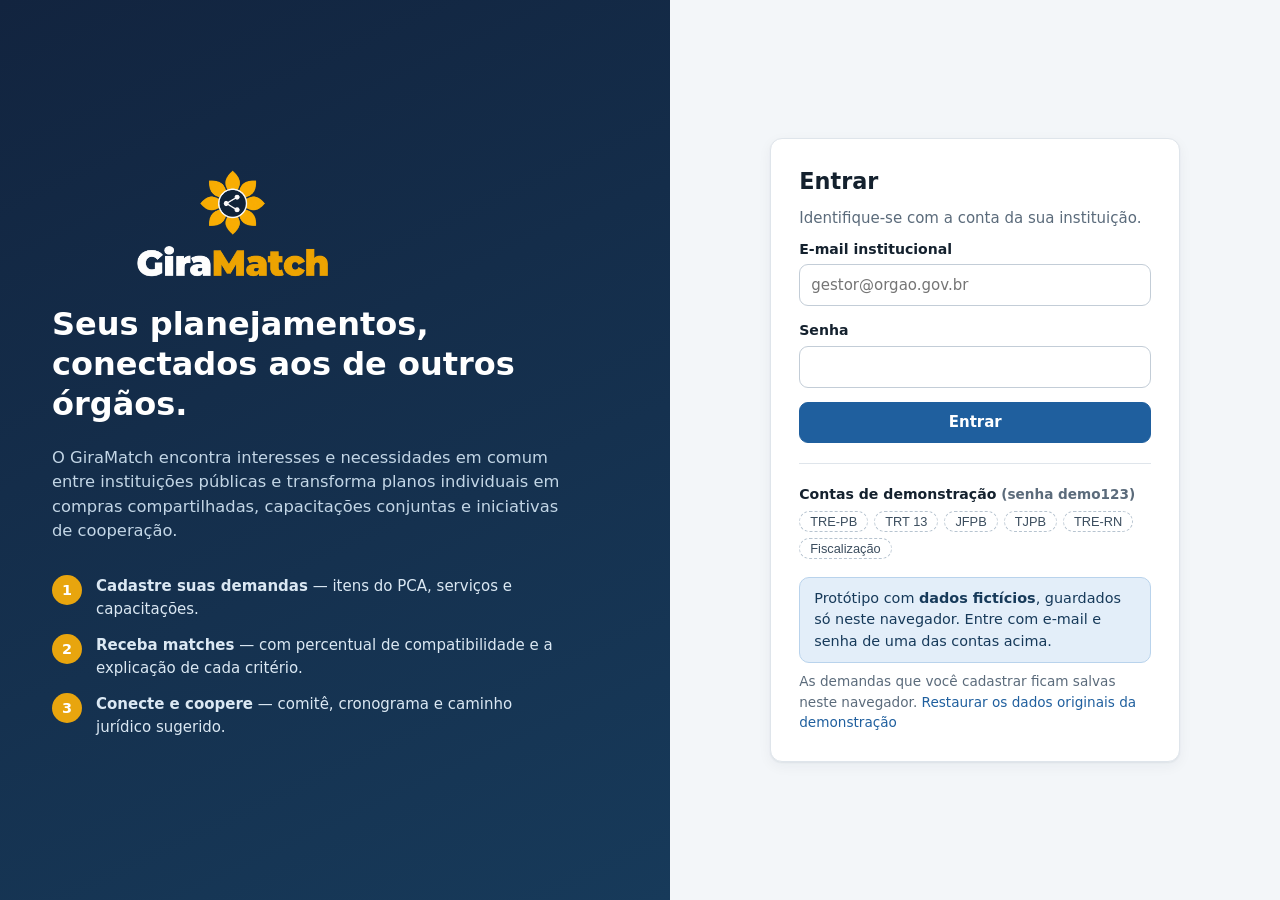
<file: GiraMatch/frontend/ocorrencias.html>
<!DOCTYPE html>
<html lang="pt-BR">
<head>
  <meta charset="UTF-8">
  <meta name="viewport" content="width=device-width, initial-scale=1.0">
  <title>Ocorrências — GiraMatch</title>
  <link rel="icon" type="image/png" href="logo-giramatch.png">
  <link rel="stylesheet" href="stylo.css">
</head>
<body>
<div id="app"></div>
<script src="app.js"></script>
<script>
GM.pagina('ocorr', 'Ocorrências', async (main, sessao) => {
  const fiscal = sessao.usuario.perfil === 'fiscal';
  let filtro = 'abertas';
  const desenhar = async () => {
    const { ocorrencias } = await GM.api('GET', '/api/ocorrencias');
    const abertas = ocorrencias.filter((o) => o.status !== 'resolvida');
    const lista = filtro === 'todas' ? ocorrencias : filtro === 'resolvidas' ? ocorrencias.filter((o) => o.status === 'resolvida') : abertas;
    main.innerHTML = `
      <div class="page-head"><div><h1>Ocorrências da fiscalização</h1>
        <p>${fiscal ? 'Inconsistências, falhas, falta de informação e intercorrências apontadas aos tribunais. Para registrar uma nova, abra a iniciativa em Acompanhamento.'
          : 'Apontamentos da fiscalização sobre as iniciativas do seu órgão. Responda para que a fiscalização possa conferir e encerrar.'}</p></div>
        <select id="f-status" class="right" style="max-width:240px" aria-label="Filtrar ocorrências">
          <option value="abertas" ${filtro === 'abertas' ? 'selected' : ''}>Em aberto (${abertas.length})</option>
          <option value="resolvidas" ${filtro === 'resolvidas' ? 'selected' : ''}>Resolvidas (${ocorrencias.length - abertas.length})</option>
          <option value="todas" ${filtro === 'todas' ? 'selected' : ''}>Todas (${ocorrencias.length})</option></select></div>
      ${lista.length ? lista.map((o) => GM.cartaoOcorrencia(o, fiscal, true)).join('')
        : GM.vazio('Nenhuma ocorrência aqui', filtro === 'abertas' ? 'Não há ocorrências em aberto.' : 'Nada a mostrar neste filtro.', '<a class="btn btn-primary" href="acompanhamento.html">Ir para o Acompanhamento</a>')}`;
    document.getElementById('f-status').onchange = (e) => { filtro = e.target.value; desenhar(); };
  };
  GM.ligarOcorrencias(main, async () => { await desenhar(); GM.atualizarSino(); });
  await desenhar();
});
</script>
</body>
</html>
</file>
<file: GiraMatch/frontend/stylo.css>
/* GiraMatch — estilos compartilhados */
:root {
  --bg: #f3f6f9;
  --surface: #ffffff;
  --ink: #14212e;
  --muted: #5b6b7b;
  --line: #dfe5eb;
  --navy: #12243f;
  --navy-2: #173a5a;
  --primary: #1f5f9e;
  --primary-2: #174a7e;
  --primary-soft: #e3eef9;
  --navy-3: #1f4a73;
  --accent: #e8a50e;
  --accent-soft: #fdf0e0;
  --ok: #1f8a4c;
  --ok-soft: #e2f4e9;
  --warn: #9a5b00;
  --warn-soft: #fff3d6;
  --bad: #b3372f;
  --bad-soft: #fbe7e5;
  --hover: #eef3f7;
  --line-soft: #edf1f5;
  --line-strong: #c3cdd7;
  --ink-2: #3b4d5e;
  --ring: #a9c8e8;
  --info-line: #b9d3ec;
  --on-navy: #d6e2ee;
  --on-navy-muted: #9db4c8;
  --radius: 12px;
  --shadow: 0 1px 2px rgba(15, 42, 67, .06), 0 4px 14px rgba(15, 42, 67, .05);
  --font: "Segoe UI", system-ui, -apple-system, Roboto, "Helvetica Neue", Arial, sans-serif;
}

* { box-sizing: border-box; }
html { -webkit-text-size-adjust: 100%; }
body { margin: 0; font-family: var(--font); background: var(--bg); color: var(--ink); line-height: 1.5; font-size: 15px; }
h1, h2, h3, h4 { line-height: 1.25; margin: 0; }
h1 { font-size: 1.6rem; }
h2 { font-size: 1.15rem; }
h3 { font-size: 1rem; }
a { color: var(--primary); text-decoration: none; }
a:hover { text-decoration: underline; }
p { margin: 0 0 .6em; }
.muted { color: var(--muted); }
.small { font-size: .85rem; }
.right { margin-left: auto; }
.nowrap { white-space: nowrap; }
.hidden { display: none !important; }
:focus-visible { outline: 3px solid var(--ring); outline-offset: 2px; border-radius: 6px; }

/* ---------- layout ---------- */
.layout { display: grid; grid-template-columns: 250px 1fr; min-height: 100vh; }
.side { background: var(--navy); color: var(--on-navy); padding: 20px 14px; position: sticky; top: 0; height: 100vh; display: flex; flex-direction: column; gap: 6px; overflow-y: auto; }
.brand { display: flex; align-items: center; gap: 10px; color: #fff; font-weight: 700; font-size: 1.2rem; padding: 4px 8px 18px; letter-spacing: .2px; }
.brand svg { width: 34px; height: 34px; flex: none; }
.brand small { display: block; font-weight: 400; font-size: .7rem; color: var(--on-navy-muted); letter-spacing: 0; }
.nav-sec { font-size: .7rem; text-transform: uppercase; letter-spacing: .08em; color: #86a0b8; padding: 14px 10px 4px; }
.nav a { display: flex; align-items: center; gap: 10px; padding: 9px 10px; border-radius: 9px; color: var(--on-navy); font-size: .93rem; }
.nav a:hover { background: var(--navy-2); text-decoration: none; }
.nav a.ativo { background: var(--primary); color: #fff; }
.nav svg { width: 18px; height: 18px; flex: none; stroke: currentColor; fill: none; stroke-width: 2; stroke-linecap: round; stroke-linejoin: round; }
.nav .badge-n { margin-left: auto; background: var(--accent); color: #fff; border-radius: 99px; font-size: .72rem; font-weight: 700; padding: 1px 8px; }
.side-foot { margin-top: auto; padding: 12px 10px; border-top: 1px solid #25476a; font-size: .85rem; }
.side-foot strong { color: #fff; display: block; }
.side-foot small { display: block; font-size: .68rem; text-transform: uppercase; letter-spacing: .06em; opacity: .65; margin-top: 8px; }
.side-foot small:first-child { margin-top: 0; }
.side-foot span { display: block; overflow-wrap: anywhere; }
.side-foot button { margin-top: 8px; background: transparent; color: var(--on-navy); border: 1px solid #3a5d80; border-radius: 8px; padding: 6px 10px; cursor: pointer; font: inherit; width: 100%; }
.side-foot button:hover { background: var(--navy-2); }
.content { min-width: 0; }
.top { display: flex; align-items: center; gap: 12px; padding: 14px 28px; background: var(--surface); border-bottom: 1px solid var(--line); position: sticky; top: 0; z-index: 5; }
.top h1 { font-size: 1.2rem; }
.top .burger { display: none; }
.main { padding: 24px 28px 60px; max-width: 1200px; }
.demo-tag { background: var(--accent-soft); color: var(--warn); border: 1px solid #f0cf9f; border-radius: 99px; font-size: .75rem; padding: 2px 10px; font-weight: 600; }

@media (max-width: 880px) {
  .layout { grid-template-columns: 1fr; }
  .side { position: fixed; z-index: 20; left: 0; top: 0; width: 260px; transform: translateX(-100%); transition: transform .2s; }
  .side.aberto { transform: none; box-shadow: 0 0 0 100vmax rgba(0, 0, 0, .4); }
  .top { padding: 12px 16px; }
  .top .burger { display: inline-flex; }
  .main { padding: 18px 16px 50px; }
}

/* ---------- componentes ---------- */
.page-head { display: flex; align-items: flex-end; gap: 16px; flex-wrap: wrap; margin-bottom: 20px; }
.page-head p { margin: 4px 0 0; color: var(--muted); }
.card { background: var(--surface); border: 1px solid var(--line); border-radius: var(--radius); padding: 18px; box-shadow: var(--shadow); }
.card + .card { margin-top: 16px; }
.card h2 { margin-bottom: 12px; }
.grid { display: grid; gap: 16px; }
.g2 { grid-template-columns: repeat(2, minmax(0, 1fr)); }
.g3 { grid-template-columns: repeat(3, minmax(0, 1fr)); }
.g4 { grid-template-columns: repeat(4, minmax(0, 1fr)); }
.g-main { grid-template-columns: minmax(0, 2fr) minmax(0, 1fr); align-items: start; }
@media (max-width: 1000px) { .g4 { grid-template-columns: repeat(2, minmax(0, 1fr)); } .g-main, .g3 { grid-template-columns: 1fr; } }
@media (max-width: 620px) { .g2, .g4 { grid-template-columns: 1fr; } }
.stack > * + * { margin-top: 14px; }
.row { display: flex; gap: 10px; align-items: center; flex-wrap: wrap; }

.stat { display: flex; flex-direction: column; gap: 2px; }
.stat .n { font-size: 1.9rem; font-weight: 700; color: var(--navy); line-height: 1.1; }
.stat .l { color: var(--muted); font-size: .88rem; }
.stat.destaque { background: var(--primary); border-color: var(--primary); }
.stat.destaque .n, .stat.destaque .l { color: #fff; }
.stat a { font-size: .85rem; margin-top: 4px; }
.stat.destaque a { color: #dbe8f3; }

.btn { display: inline-flex; align-items: center; justify-content: center; gap: 6px; border: 1px solid var(--line); background: var(--surface); color: var(--ink); padding: 8px 14px; border-radius: 9px; font: inherit; font-weight: 600; cursor: pointer; text-decoration: none; }
.btn:hover { background: var(--hover); text-decoration: none; }
.btn:disabled { opacity: .55; cursor: not-allowed; }
.btn-primary { background: var(--primary); border-color: var(--primary); color: #fff; }
.btn-primary:hover { background: var(--primary-2); }
.btn-danger { color: var(--bad); border-color: #e7b9b5; }
.btn-danger:hover { background: var(--bad-soft); }
.btn-sm { padding: 5px 10px; font-size: .85rem; }
.btn-ghost { border-color: transparent; background: transparent; }

.badge { display: inline-flex; align-items: center; gap: 4px; font-size: .75rem; font-weight: 600; padding: 2px 9px; border-radius: 99px; background: #e9eef3; color: var(--ink-2); white-space: nowrap; }
.b-ok { background: var(--ok-soft); color: var(--ok); }
.b-warn { background: var(--warn-soft); color: var(--warn); }
.b-bad { background: var(--bad-soft); color: var(--bad); }
.b-pri { background: var(--primary-soft); color: var(--primary-2); }

.chips { list-style: none; margin: 6px 0 0; padding: 0; display: flex; flex-wrap: wrap; gap: 6px; }
.chips li, .chip { background: var(--hover); border-radius: 99px; padding: 2px 10px; font-size: .8rem; color: var(--ink-2); }
.chip button { border: 0; background: none; cursor: pointer; color: inherit; padding: 0 0 0 4px; font-size: 1rem; line-height: 1; }
.chip.sug { cursor: pointer; border: 1px dashed #b7c4d0; background: #fff; }
.chip.sug:hover { background: var(--primary-soft); }

.tabs { display: flex; gap: 4px; border-bottom: 1px solid var(--line); margin-bottom: 18px; overflow-x: auto; }
.tabs button { background: none; border: 0; border-bottom: 3px solid transparent; padding: 10px 14px; font: inherit; font-weight: 600; color: var(--muted); cursor: pointer; white-space: nowrap; }
.tabs button.ativo { color: var(--primary); border-color: var(--primary); }
.tabs .cnt { background: #e9eef3; border-radius: 99px; font-size: .72rem; padding: 1px 7px; margin-left: 5px; }

.alert { border-radius: 10px; padding: 10px 14px; font-size: .9rem; border: 1px solid; display: flex; gap: 10px; }
.alert + .alert { margin-top: 8px; }
.a-warn { background: var(--warn-soft); border-color: #f0d9a3; color: #6b4300; }
.a-info { background: var(--primary-soft); border-color: var(--info-line); color: var(--navy-2); }
.a-bad { background: var(--bad-soft); border-color: #eab5b1; color: #7e241e; }
.a-ok { background: var(--ok-soft); border-color: #b4dfc4; color: #14683a; }

.vazio { text-align: center; padding: 38px 16px; color: var(--muted); }
.vazio h3 { color: var(--ink); margin-bottom: 4px; }

/* formulários */
.field { display: flex; flex-direction: column; gap: 4px; margin-bottom: 14px; }
.field label, .lbl { font-weight: 600; font-size: .88rem; }
.field .ajuda { font-size: .8rem; color: var(--muted); }
input, select, textarea { font: inherit; color: inherit; border: 1px solid var(--line-strong); border-radius: 9px; padding: 9px 11px; background: #fff; width: 100%; }
input:focus, select:focus, textarea:focus { outline: 3px solid var(--ring); border-color: var(--primary); }
textarea { min-height: 90px; resize: vertical; }
input[type=checkbox] { width: auto; }
.check { display: flex; gap: 8px; align-items: flex-start; font-size: .9rem; }
.form-grid { display: grid; grid-template-columns: repeat(2, minmax(0, 1fr)); gap: 0 16px; }
.form-grid .full { grid-column: 1 / -1; }
@media (max-width: 620px) { .form-grid { grid-template-columns: 1fr; } }
.req::after { content: " *"; color: var(--bad); }

.cat-pick { display: grid; grid-template-columns: repeat(4, minmax(0, 1fr)); gap: 12px; margin-bottom: 18px; }
@media (max-width: 900px) { .cat-pick { grid-template-columns: repeat(2, minmax(0, 1fr)); } }
.cat-pick button { text-align: left; background: #fff; border: 2px solid var(--line); border-radius: 12px; padding: 12px 14px; font: inherit; cursor: pointer; }
.cat-pick button strong { display: block; }
.cat-pick button span { font-size: .82rem; color: var(--muted); }
.cat-pick button.ativo { border-color: var(--primary); background: var(--primary-soft); }

/* tabelas */
.tabela-wrap { overflow-x: auto; }
table { width: 100%; border-collapse: collapse; font-size: .92rem; }
th { text-align: left; font-size: .78rem; text-transform: uppercase; letter-spacing: .05em; color: var(--muted); padding: 8px 10px; border-bottom: 1px solid var(--line); }
td { padding: 11px 10px; border-bottom: 1px solid var(--line-soft); vertical-align: top; }
tr:last-child td { border-bottom: 0; }

/* score */
.ring { --v: 0; --c: var(--primary); width: 62px; height: 62px; flex: none; border-radius: 50%; background: conic-gradient(var(--c) calc(var(--v) * 1%), #e3e9ef 0); display: grid; place-items: center; }
.ring span { width: calc(100% - 12px); height: calc(100% - 12px); background: var(--surface); border-radius: 50%; display: grid; place-items: center; font-weight: 700; font-size: .95rem; color: var(--ink); }
.r-alto { --c: var(--ok); }
.r-medio { --c: var(--primary); }
.r-baixo { --c: var(--accent); }
.ring.grande { width: 104px; height: 104px; }
.ring.grande span { font-size: 1.6rem; width: calc(100% - 16px); height: calc(100% - 16px); }

.match-card { display: flex; gap: 16px; align-items: flex-start; }
.match-card + .match-card { margin-top: 12px; }
.mc-body { flex: 1; min-width: 0; }
.mc-top { display: flex; gap: 10px; align-items: flex-start; justify-content: space-between; flex-wrap: wrap; }
.mc-top h3 a { color: var(--ink); }
.mc-foot { display: flex; gap: 10px; align-items: center; flex-wrap: wrap; margin-top: 12px; }
.mc-foot .eco { font-size: .85rem; color: var(--ok); font-weight: 600; }
@media (max-width: 520px) { .match-card { flex-direction: column; } }

/* barras de compatibilidade */
.crit { margin-bottom: 14px; }
.crit .topo { display: flex; justify-content: space-between; font-size: .9rem; margin-bottom: 4px; }
.bar { height: 9px; background: #e3e9ef; border-radius: 99px; overflow: hidden; }
.bar > i { display: block; height: 100%; background: var(--primary); border-radius: 99px; }
.bar.ok > i { background: var(--ok); }
.bar.acc > i { background: var(--accent); }

/* comparação */
.compare { display: grid; grid-template-columns: minmax(110px, 150px) 1fr 1fr; border: 1px solid var(--line); border-radius: var(--radius); overflow: hidden; background: #fff; }
.compare > div { padding: 10px 12px; border-bottom: 1px solid var(--line-soft); font-size: .92rem; overflow-wrap: anywhere; }
.compare > div:nth-last-child(-n+3) { border-bottom: 0; }
.compare .h { background: var(--navy); color: #fff; font-weight: 700; }
.compare .k { background: #f6f9fb; color: var(--muted); font-size: .82rem; font-weight: 600; }
.compare .igual { background: var(--ok-soft); }
.compare .sig { color: var(--warn); font-style: italic; }

.ul-clean { list-style: none; margin: 0; padding: 0; }
.ul-clean li { padding: 6px 0 6px 24px; position: relative; }
.ul-clean li::before { content: "✓"; position: absolute; left: 0; color: var(--ok); font-weight: 700; }

/* linha do tempo / tarefas */
.timeline { list-style: none; margin: 0; padding: 0 0 0 4px; }
.timeline li { position: relative; padding: 0 0 18px 26px; border-left: 2px solid var(--line); margin-left: 6px; }
.timeline li:last-child { border-left-color: transparent; padding-bottom: 0; }
.timeline li::before { content: ""; position: absolute; left: -7px; top: 3px; width: 12px; height: 12px; border-radius: 50%; background: #fff; border: 2px solid #b7c4d0; }
.timeline li.feito::before { background: var(--ok); border-color: var(--ok); }
.timeline li.tipo-doc::before { border-color: var(--accent); }
.timeline li.tipo-dec::before { border-color: var(--primary); }
.timeline .quando { font-size: .78rem; color: var(--muted); }

.tarefa { display: flex; gap: 12px; align-items: flex-start; padding: 12px 0; border-bottom: 1px solid var(--line-soft); }
.tarefa:last-child { border-bottom: 0; }
.tarefa input[type=checkbox] { margin-top: 4px; width: 18px; height: 18px; }
.tarefa.feita .t { text-decoration: line-through; color: var(--muted); }
.tarefa .t { font-weight: 600; }
.tarefa input[type=date] { width: auto; padding: 4px 8px; font-size: .85rem; }
.progresso { display: flex; align-items: center; gap: 12px; }
.progresso .bar { flex: 1; height: 12px; }

/* chat */
.chat { max-height: 380px; overflow-y: auto; display: flex; flex-direction: column; gap: 10px; padding: 4px 2px; }
.msg { max-width: 82%; background: var(--hover); border-radius: 12px; padding: 8px 12px; }
.msg.minha { align-self: flex-end; background: var(--primary-soft); }
.msg .quem { font-size: .75rem; font-weight: 700; color: var(--muted); }
.chat-form { display: flex; gap: 8px; margin-top: 12px; }

.lista-com { list-style: none; margin: 0; padding: 0; }
.lista-com a { display: block; padding: 12px 14px; border: 1px solid var(--line); border-radius: 10px; color: var(--ink); background: #fff; margin-bottom: 8px; }
.lista-com a:hover { text-decoration: none; border-color: var(--primary); }
.lista-com a.ativo { border-color: var(--primary); background: var(--primary-soft); }

/* toast e diálogo */
.toasts { position: fixed; right: 16px; bottom: 16px; display: flex; flex-direction: column; gap: 8px; z-index: 60; }
.toast { background: var(--navy); color: #fff; padding: 11px 16px; border-radius: 10px; box-shadow: var(--shadow); max-width: 360px; animation: sobe .2s ease-out; }
.toast.ok { background: var(--ok); }
.toast.erro { background: var(--bad); }
@keyframes sobe { from { transform: translateY(10px); opacity: 0; } }
dialog { border: 0; border-radius: 14px; padding: 22px; max-width: 420px; width: calc(100% - 32px); box-shadow: 0 20px 60px rgba(0, 0, 0, .3); }
dialog::backdrop { background: rgba(15, 42, 67, .5); }
dialog .row { justify-content: flex-end; margin-top: 18px; }
.match-moment { text-align: center; }
.match-moment .big { font-size: 2rem; }

.skeleton { height: 90px; border-radius: 12px; background: linear-gradient(90deg, #e9eef3, #f5f8fa, #e9eef3); background-size: 200% 100%; animation: brilho 1.2s infinite; }
.skeleton + .skeleton { margin-top: 12px; }
@keyframes brilho { to { background-position: -200% 0; } }

/* ---------- login ---------- */
.login { display: grid; grid-template-columns: 1.1fr 1fr; min-height: 100vh; }
.login-hero { background: linear-gradient(155deg, var(--navy) 0%, var(--navy-2) 100%); color: #fff; padding: 56px 52px; display: flex; flex-direction: column; justify-content: center; gap: 22px; }
.login-hero .brand { font-size: 1.7rem; padding: 0; }
.login-hero .brand svg { width: 46px; height: 46px; }
.login-hero h1 { font-size: 2rem; max-width: 520px; }
.login-hero p { color: #c3d6e6; max-width: 520px; font-size: 1.02rem; }
.passos { list-style: none; margin: 0; padding: 0; display: grid; gap: 14px; max-width: 520px; }
.passos li { display: flex; gap: 14px; align-items: flex-start; color: #dbe8f3; }
.passos b { flex: none; width: 30px; height: 30px; border-radius: 50%; background: var(--accent); color: #fff; display: grid; place-items: center; font-size: .9rem; }
.login-form { display: flex; align-items: center; justify-content: center; padding: 40px 24px; }
.login-form .card { width: 100%; max-width: 410px; padding: 28px; }
.demo-contas { display: flex; flex-wrap: wrap; gap: 6px; margin-top: 6px; }
.status-api { display: flex; align-items: center; gap: 8px; font-size: .82rem; color: var(--muted); margin-top: 16px; }
.status-api i { width: 9px; height: 9px; border-radius: 50%; background: #b7c4d0; }
.status-api.on i { background: var(--ok); }
.status-api.off i { background: var(--bad); }
@media (max-width: 860px) { .login { grid-template-columns: 1fr; } .login-hero { padding: 32px 22px; } .login-hero h1 { font-size: 1.5rem; } }

.ul-plain { list-style: none; margin: 0; padding: 0; }
.ul-plain li { padding: 8px 0; border-bottom: 1px solid var(--line-soft); }
.ul-plain li:last-child { border-bottom: 0; }

/* logo */
.logo-box { display: block; background: #fdf6e9; border-radius: 12px; padding: 10px 14px; margin: 0 2px 14px; }
.logo-box:hover { text-decoration: none; }
.logo-box img { display: block; width: 100%; height: auto; max-height: 120px; object-fit: contain; }
.logo-box.grande { max-width: 300px; padding: 14px 20px; margin: 0; }
/* a logo (PNG transparente) aparece direto sobre o fundo azul-escuro, sem caixa */
.logo-box, .logo-box.grande { background: transparent; padding: 0; border-radius: 0; }
.logo-box { margin: 4px 6px 18px; }
.logo-box.grande { max-width: 360px; }

/* menu lateral azul-escuro */
.side { background: var(--navy); color: var(--on-navy); border-right: 0; }
.nav-sec { color: #86a0b8; }
.nav a { color: var(--on-navy); }
.nav a:hover { background: var(--navy-2); }
.nav a.ativo { background: var(--primary); color: #fff; }
.nav a.ativo:hover { background: var(--primary-2); }
.side-foot { border-top-color: #25476a; color: var(--on-navy-muted); }
.side-foot strong { color: #fff; }
.side-foot button { color: var(--on-navy); border-color: #3a5d80; }
.side-foot button:hover { background: var(--navy-2); }
.nav a.ativo, .nav a.ativo:hover { background: var(--navy-3); color: #fff; font-weight: 600; box-shadow: inset 4px 0 0 var(--accent); }

/* painel do login em azul-escuro */
.login-hero { background: linear-gradient(155deg, var(--navy) 0%, var(--navy-2) 100%); color: #fff; }
.login-hero h1 { color: #fff; }
.login-hero p { color: #c3d6e6; }
.passos li { color: #dbe8f3; }
.passos b { background: var(--accent); color: #fff; }

/* =====================================================================
   RESPONSIVIDADE
   ===================================================================== */
img { max-width: 100%; }
.main, .content, .card, .mc-body { min-width: 0; }
.page-head > div { min-width: 0; }
h1, h2, h3 { overflow-wrap: anywhere; }

/* tablet e abaixo */
@media (max-width: 1000px) {
  .main { padding: 22px 20px 56px; }
  .login-hero { padding: 44px 32px; }
}

/* celular / tablet pequeno */
@media (max-width: 880px) {
  .side { height: 100vh; height: 100dvh; padding-bottom: calc(20px + env(safe-area-inset-bottom)); }
  .nav a { padding: 12px 12px; }
  .top .right { display: none; }
  .top h1 { font-size: 1.05rem; min-width: 0; overflow: hidden; text-overflow: ellipsis; white-space: nowrap; }
  .top .burger { min-width: 40px; min-height: 40px; font-size: 1.1rem; }
  .page-head { align-items: stretch; }
  .page-head .btn.right { margin-left: 0; }
}

@media (max-width: 700px) {
  /* evita o zoom automático do iOS nos campos */
  input, select, textarea { font-size: 16px; }
  .btn { min-height: 42px; }
  .btn-sm { min-height: 36px; }
  h1 { font-size: 1.35rem; }
  .card { padding: 14px; }
  .stat .n { font-size: 1.6rem; }

  /* filtros ocupam a largura toda */
  input[id^="f-"]:not([type=range]), select[id^="f-"], #troca { max-width: none !important; flex: 1 1 100%; width: 100%; }
  .row > label.row { width: 100%; }
  .row > label.row input[type=range] { flex: 1; width: auto !important; }

  /* cartões de match */
  .mc-foot .eco { margin-left: 0 !important; width: 100%; }
  .mc-foot .btn { flex: 1 1 auto; }

  /* cabeçalho do detalhe do match */
  .ring.grande { width: 88px; height: 88px; }
  .ring.grande span { font-size: 1.35rem; }

  /* comparação: o rótulo vira uma linha própria e as duas demandas ficam lado a lado */
  .compare { grid-template-columns: 1fr 1fr; }
  .compare > .h:first-child { display: none; }
  .compare .k { grid-column: 1 / -1; padding: 6px 12px; border-bottom: 0; }
  .compare > div { font-size: .88rem; }

  /* tabelas viram cartões */
  table.resp thead { display: none; }
  table.resp, table.resp tbody, table.resp tr, table.resp td { display: block; width: 100%; }
  table.resp tr { border: 1px solid var(--line); border-radius: 10px; padding: 6px 12px; margin-bottom: 10px; background: #fff; }
  table.resp td { border: 0; padding: 5px 0; display: flex; gap: 12px; justify-content: space-between; text-align: right; }
  table.resp td::before { content: attr(data-label); flex: none; font-size: .75rem; font-weight: 600; text-transform: uppercase; color: var(--muted); text-align: left; padding-top: 2px; }
  table.resp td.nowrap { white-space: normal; }
  table.resp td.acoes { justify-content: flex-start; flex-wrap: wrap; text-align: left; }
  table.resp td.acoes::before { display: none; }
  table.resp td.det { display: block; text-align: left; }
  table.resp td.det::before { display: none; }
  .card.tabela-wrap { padding: 8px; background: transparent; border: 0; box-shadow: none; }

  /* cronograma e conversa */
  .tarefa { flex-wrap: wrap; }
  .msg { max-width: 94%; }
  .chat-form .btn { flex: none; }

  /* aviso e diálogo */
  .toasts { left: 12px; right: 12px; bottom: calc(12px + env(safe-area-inset-bottom)); }
  .toast { max-width: none; }
  dialog { padding: 18px; }
  dialog .row .btn, dialog .row a.btn { flex: 1; }
}

@media (max-width: 520px) {
  .main { padding: 16px 12px 48px; }
  .top { padding: 10px 12px; }
  .cat-pick { grid-template-columns: 1fr; }
  .tabs button { padding: 10px 12px; }
  .login-hero { padding: 28px 18px; gap: 16px; }
  .login-hero h1 { font-size: 1.35rem; }
  .login-hero .logo-box.grande { max-width: 220px; }
  .passos { gap: 10px; }
  .login-form { padding: 20px 12px 32px; }
  .login-form .card { padding: 20px 16px; }
  .demo-contas .chip { padding: 6px 12px; }
}

/* telas muito largas */
@media (min-width: 1500px) { .main { max-width: 1320px; } }

/* respeita quem prefere menos animação */
@media (prefers-reduced-motion: reduce) {
  *, *::before, *::after { animation-duration: .01ms !important; transition-duration: .01ms !important; }
}

/* =====================================================================
   MODAL "É UM MATCH!"
   ===================================================================== */
dialog.match-modal { position: fixed; padding: 0; width: min(94vw, 480px); max-height: 94vh; overflow: hidden auto; text-align: center; border-radius: 22px; background: #fff; box-shadow: 0 30px 80px rgba(18, 36, 63, .45); animation: mm-entra .45s cubic-bezier(.2, .9, .3, 1.2) both; }
dialog.match-modal::backdrop { background: rgba(18, 36, 63, .72); animation: mm-fade .3s ease both; }
.mm-fundo { position: absolute; inset: 0 0 auto 0; height: 300px; z-index: 0; background: radial-gradient(circle at 50% 120px, #ffe9a8 0%, #fff4d2 38%, #fff 72%); }
.match-modal > *:not(.mm-fundo) { position: relative; z-index: 1; }

.mm-palco { display: grid; grid-template-columns: 1fr auto 1fr; align-items: center; gap: 4px; padding: 34px 18px 6px; }
.mm-org { display: flex; flex-direction: column; gap: 2px; padding: 8px 6px; min-width: 0; }
.mm-org small { font-size: .68rem; text-transform: uppercase; letter-spacing: .08em; color: var(--muted); }
.mm-org strong { font-size: 1.05rem; color: var(--navy); overflow-wrap: anywhere; }
.mm-a { animation: mm-da-esq .7s .25s cubic-bezier(.2, .9, .3, 1.1) both; }
.mm-b { animation: mm-da-dir .7s .25s cubic-bezier(.2, .9, .3, 1.1) both; }

.mm-flor { position: relative; width: 138px; height: 138px; display: grid; place-items: center; }
.mm-flor img { position: relative; z-index: 2; width: 100%; height: 100%; object-fit: contain; filter: drop-shadow(0 8px 14px rgba(232, 165, 14, .45)); animation: mm-gira 1.1s cubic-bezier(.2, .8, .2, 1.1) both, mm-pulsa 2.6s 1.2s ease-in-out infinite; }
.mm-onda { position: absolute; inset: 14px; border-radius: 50%; border: 3px solid #f7c948; opacity: 0; animation: mm-onda 2.4s .5s ease-out infinite; }
.mm-onda.o2 { animation-delay: 1.3s; }
.mm-fagulha { position: absolute; left: 50%; top: 50%; width: 9px; height: 9px; margin: -4.5px; border-radius: 50%; background: #f7b500; opacity: 0; z-index: 1; animation: mm-fagulha 1s .45s ease-out both; }
.mm-fagulha:nth-of-type(even) { background: var(--navy); width: 6px; height: 6px; margin: -3px; }

.match-modal h2 { font-size: 2rem; color: var(--navy); margin: 10px 18px 6px; animation: mm-sobe .5s .55s ease both; }
.mm-texto { margin: 0 26px 14px; color: #3d5062; animation: mm-sobe .5s .65s ease both; }
.mm-chips { display: flex; flex-wrap: wrap; gap: 8px; justify-content: center; margin: 0 20px 20px; animation: mm-sobe .5s .75s ease both; }
.mm-chips .badge { font-size: .82rem; padding: 4px 12px; }
.mm-acoes { display: flex; gap: 10px; justify-content: center; padding: 0 22px 26px; animation: mm-sobe .5s .85s ease both; }
.mm-acoes .btn { min-width: 130px; }

@keyframes mm-fade { from { opacity: 0; } }
@keyframes mm-entra { from { opacity: 0; transform: translateY(24px) scale(.88); } }
@keyframes mm-gira { from { opacity: 0; transform: scale(.1) rotate(-200deg); } 60% { opacity: 1; } }
@keyframes mm-pulsa { 50% { transform: scale(1.06) rotate(4deg); } }
@keyframes mm-onda { 0% { opacity: .75; transform: scale(.75); } 100% { opacity: 0; transform: scale(1.75); } }
@keyframes mm-fagulha { 0% { opacity: 1; transform: rotate(var(--a)) translateY(0) scale(1); } 100% { opacity: 0; transform: rotate(var(--a)) translateY(-112px) scale(.2); } }
@keyframes mm-da-esq { from { opacity: 0; transform: translateX(-46px); } }
@keyframes mm-da-dir { from { opacity: 0; transform: translateX(46px); } }
@keyframes mm-sobe { from { opacity: 0; transform: translateY(12px); } }

@media (max-width: 420px) {
  .mm-flor { width: 104px; height: 104px; }
  .mm-palco { padding-top: 26px; }
  .match-modal h2 { font-size: 1.6rem; }
  .mm-acoes { flex-direction: column-reverse; }
  .mm-acoes .btn { width: 100%; }
}
dialog.match-modal { max-width: none; }

/* =====================================================================
   ALERTA DE PEDIDO DE CONEXÃO RECEBIDO (fica até ser respondido/removido)
   ===================================================================== */
.alertas-pedido { position: fixed; top: 74px; right: 18px; z-index: 55; display: flex; flex-direction: column; gap: 12px; width: min(380px, calc(100vw - 24px)); max-height: calc(100vh - 90px); overflow-y: auto; pointer-events: none; }
.alerta-pedido { pointer-events: auto; position: relative; display: flex; gap: 12px; align-items: flex-start; background: #fff; border: 1px solid #f0d9a3; border-left: 6px solid var(--accent); border-radius: 14px; padding: 14px 36px 14px 12px; box-shadow: 0 14px 40px rgba(18, 36, 63, .28); animation: ap-entra .5s cubic-bezier(.2, .9, .3, 1.15) both; }
.alerta-pedido::before { content: ""; position: absolute; inset: 0; border-radius: 8px; pointer-events: none; box-shadow: 0 0 0 0 rgba(232, 165, 14, .55); animation: ap-pulso 2.2s 1s ease-out infinite; }
.ap-flor { width: 54px; height: 54px; flex: none; object-fit: contain; animation: ap-gira 1s .1s cubic-bezier(.2, .8, .2, 1.1) both; filter: drop-shadow(0 4px 6px rgba(232, 165, 14, .4)); }
.ap-corpo { min-width: 0; flex: 1; }
.ap-corpo h3 { font-size: .98rem; margin: 6px 0 4px; }
.ap-acoes { display: flex; flex-wrap: wrap; gap: 6px; margin-top: 10px; }
.ap-x { position: absolute; top: 6px; right: 8px; width: 30px; height: 30px; border: 0; border-radius: 50%; background: transparent; font-size: 1.4rem; line-height: 1; color: var(--muted); cursor: pointer; }
.ap-x:hover { background: var(--hover); color: var(--ink); }

@keyframes ap-entra { from { opacity: 0; transform: translateX(60px) scale(.96); } }
@keyframes ap-gira { from { opacity: 0; transform: scale(.2) rotate(-180deg); } }
@keyframes ap-pulso { 0% { box-shadow: 0 0 0 0 rgba(232, 165, 14, .5); } 70%, 100% { box-shadow: 0 0 0 14px rgba(232, 165, 14, 0); } }

@media (max-width: 700px) {
  .alertas-pedido { top: auto; right: 12px; left: 12px; bottom: calc(12px + env(safe-area-inset-bottom)); width: auto; max-height: 70vh; }
  .alerta-pedido { animation-name: ap-sobe; }
  .toasts { bottom: auto; top: 64px; }
}
@keyframes ap-sobe { from { opacity: 0; transform: translateY(40px); } }

/* ---------- sininho de alertas de contrato ---------- */
.sino-box { position: relative; }
.sino { position: relative; display: inline-flex; align-items: center; justify-content: center; width: 40px; height: 40px; border-radius: 99px; border: 1px solid var(--line); background: var(--surface); color: inherit; cursor: pointer; }
.sino:hover, .sino:focus-visible { background: var(--warn-soft); }
.sino.critico { color: var(--bad); border-color: #e7b9b5; }
.sino-n { position: absolute; top: -4px; right: -4px; min-width: 18px; height: 18px; padding: 0 5px; border-radius: 99px; background: var(--accent); color: #fff; font-size: .7rem; font-weight: 700; line-height: 18px; text-align: center; }
.sino-n.critico { background: var(--bad); }
.sino-painel { position: absolute; right: 0; top: 48px; z-index: 60; width: min(360px, calc(100vw - 24px)); background: #fff; border: 1px solid var(--line); border-radius: 14px; padding: 14px; box-shadow: 0 14px 40px rgba(18, 36, 63, .22); }
.sino-painel h2 { font-size: 1rem; margin: 0 0 8px; }
.sino-item a { display: flex; flex-direction: column; gap: 3px; align-items: flex-start; padding: 10px; border-radius: 10px; border-left: 5px solid var(--accent); background: var(--warn-soft); text-decoration: none; color: inherit; margin-bottom: 8px; }
.sino-item.critico a { border-left-color: var(--bad); background: var(--bad-soft); }
.sino-item a:hover { filter: brightness(.97); }
#contrato.destaque, #ocorrencias.destaque { animation: contrato-pisca 1.6s ease-out 2; }
@keyframes contrato-pisca { 0% { box-shadow: 0 0 0 0 rgba(232, 165, 14, .7); } 100% { box-shadow: 0 0 0 16px rgba(232, 165, 14, 0); } }
.a-ok { background: #e6f4ea; border-color: #b7dcc1; color: #1d5a2c; }

/* ---------- ocorrências da fiscalização ---------- */
.ocorr { border: 1px solid var(--line); border-left: 5px solid var(--bad); border-radius: 12px; padding: 12px 14px; margin-top: 12px; background: #fff; }
.ocorr.respondida { border-left-color: var(--accent); }
.ocorr.resolvida { border-left-color: #2f9e57; background: #f6fbf7; }
.ocorr-resp { margin: 10px 0 0; padding: 8px 12px; background: #f4f7fb; border-radius: 10px; display: flex; flex-direction: column; gap: 8px; }
.ocorr-form { margin-top: 10px; gap: 8px; }
</file>
